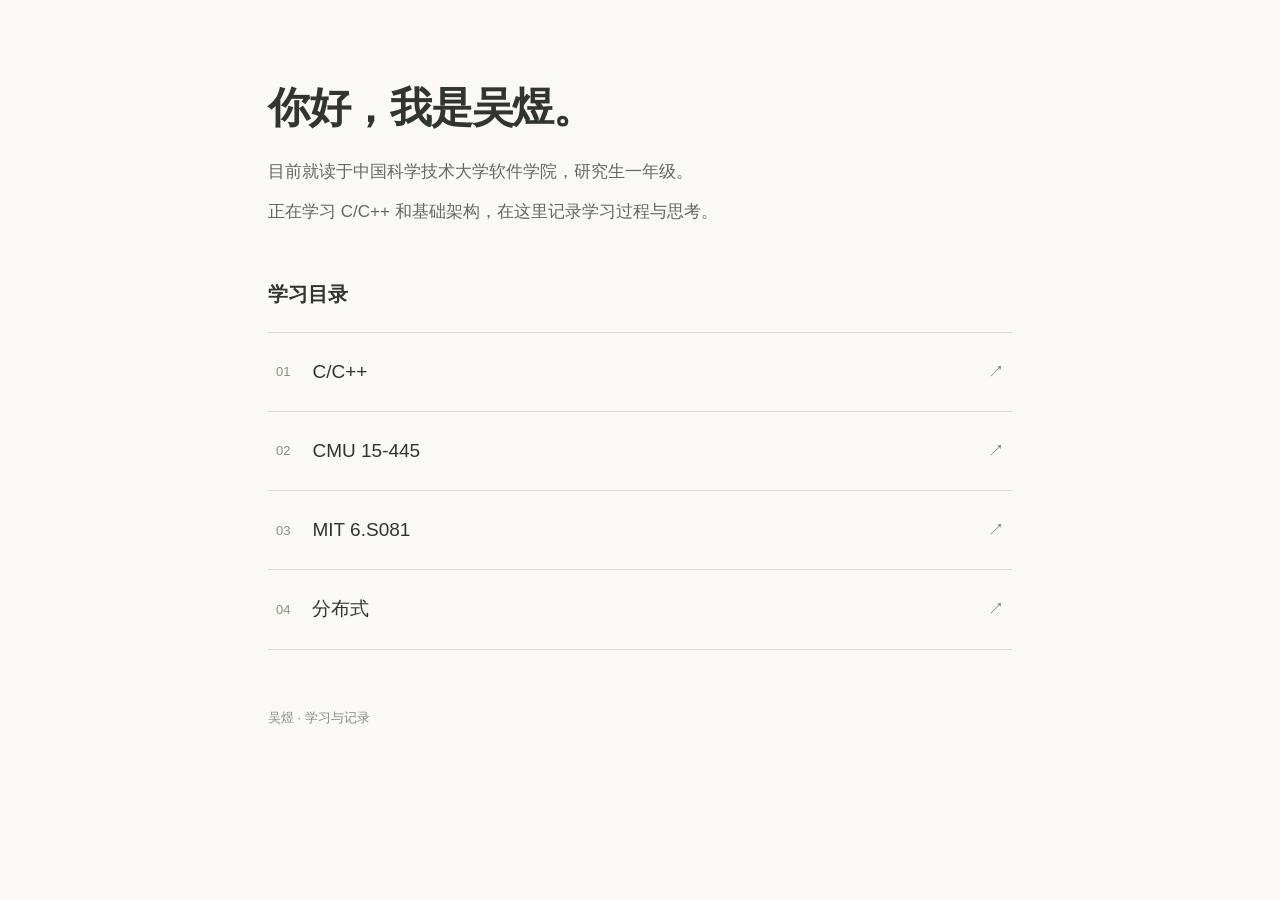
<file: index.html>
<!DOCTYPE html>
<html lang="zh-CN">
<head>
  <meta charset="UTF-8">
  <meta name="viewport" content="width=device-width, initial-scale=1">
  <meta name="description" content="吴煜的个人网站，记录 C/C++、数据库、操作系统与分布式系统的学习。">
  <title>吴煜 · 个人网站</title>
  <link rel="stylesheet" href="style.css">
</head>
<body>
  <header>
    <h1>你好，我是吴煜。</h1>
    <div class="intro">
      <p>目前就读于中国科学技术大学软件学院，研究生一年级。</p>
      <p>正在学习 C/C++ 和基础架构，在这里记录学习过程与思考。</p>
    </div>
  </header>
  <main>
    <nav aria-labelledby="directory-title">
      <h2 id="directory-title">学习目录</h2>
      <ul class="directory">
      <li><a href="cpp/"><span class="number">01</span><span class="name">C/C++</span><span class="arrow" aria-hidden="true">↗</span></a></li>
      <li><a href="cmu15-445/"><span class="number">02</span><span class="name">CMU 15-445</span><span class="arrow" aria-hidden="true">↗</span></a></li>
      <li><a href="mit6-s081/"><span class="number">03</span><span class="name">MIT 6.S081</span><span class="arrow" aria-hidden="true">↗</span></a></li>
      <li><a href="distributed/"><span class="number">04</span><span class="name">分布式</span><span class="arrow" aria-hidden="true">↗</span></a></li>
      </ul>
    </nav>
  </main>
  <footer>吴煜 · 学习与记录</footer>
</body>
</html>
</file>
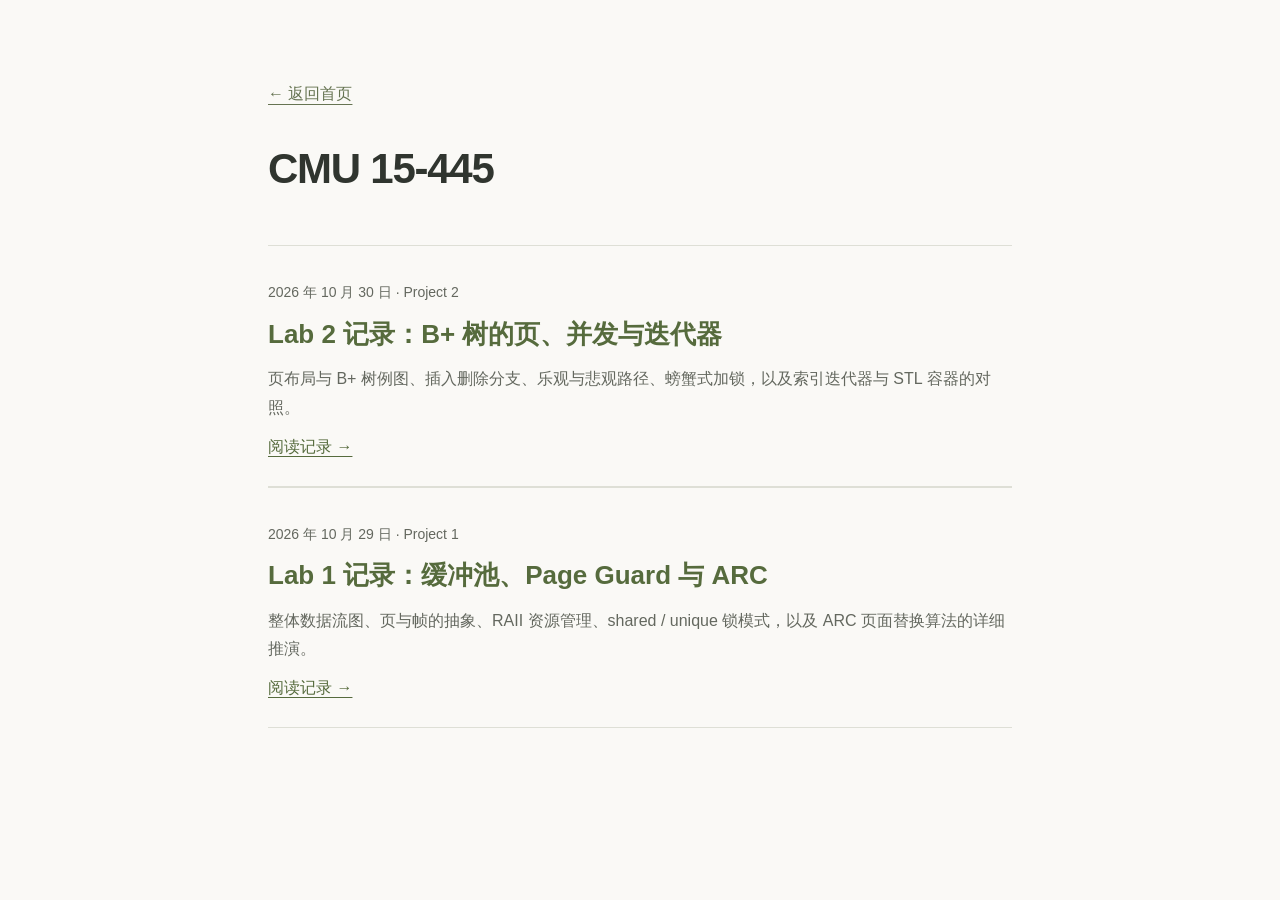
<file: cmu15-445/index.html>
<!DOCTYPE html>
<html lang="zh-CN">
<head>
  <meta charset="UTF-8">
  <meta name="viewport" content="width=device-width, initial-scale=1">
  <meta name="description" content="吴煜的个人网站，记录 C/C++、数据库、操作系统与分布式系统的学习。">
  <title>CMU 15-445 · 吴煜</title>
  <link rel="stylesheet" href="../style.css">
  <link rel="stylesheet" href="article.css">
</head>
<body>
  <header>
    <a class="back" href="../">← 返回首页</a>
    <h1>CMU 15-445</h1>
  </header>
  <main>
    <article class="note-card">
      <p class="meta"><time datetime="2026-10-30">2026 年 10 月 30 日</time> · Project 2</p>
      <h2><a href="lab2.html">Lab 2 记录：B+ 树的页、并发与迭代器</a></h2>
      <p>页布局与 B+ 树例图、插入删除分支、乐观与悲观路径、螃蟹式加锁，以及索引迭代器与 STL 容器的对照。</p>
      <a href="lab2.html">阅读记录 →</a>
    </article>
    <article class="note-card">
      <p class="meta"><time datetime="2026-10-29">2026 年 10 月 29 日</time> · Project 1</p>
      <h2><a href="lab1.html">Lab 1 记录：缓冲池、Page Guard 与 ARC</a></h2>
      <p>整体数据流图、页与帧的抽象、RAII 资源管理、shared / unique 锁模式，以及 ARC 页面替换算法的详细推演。</p>
      <a href="lab1.html">阅读记录 →</a>
    </article>
  </main>
</body>
</html>
</file>
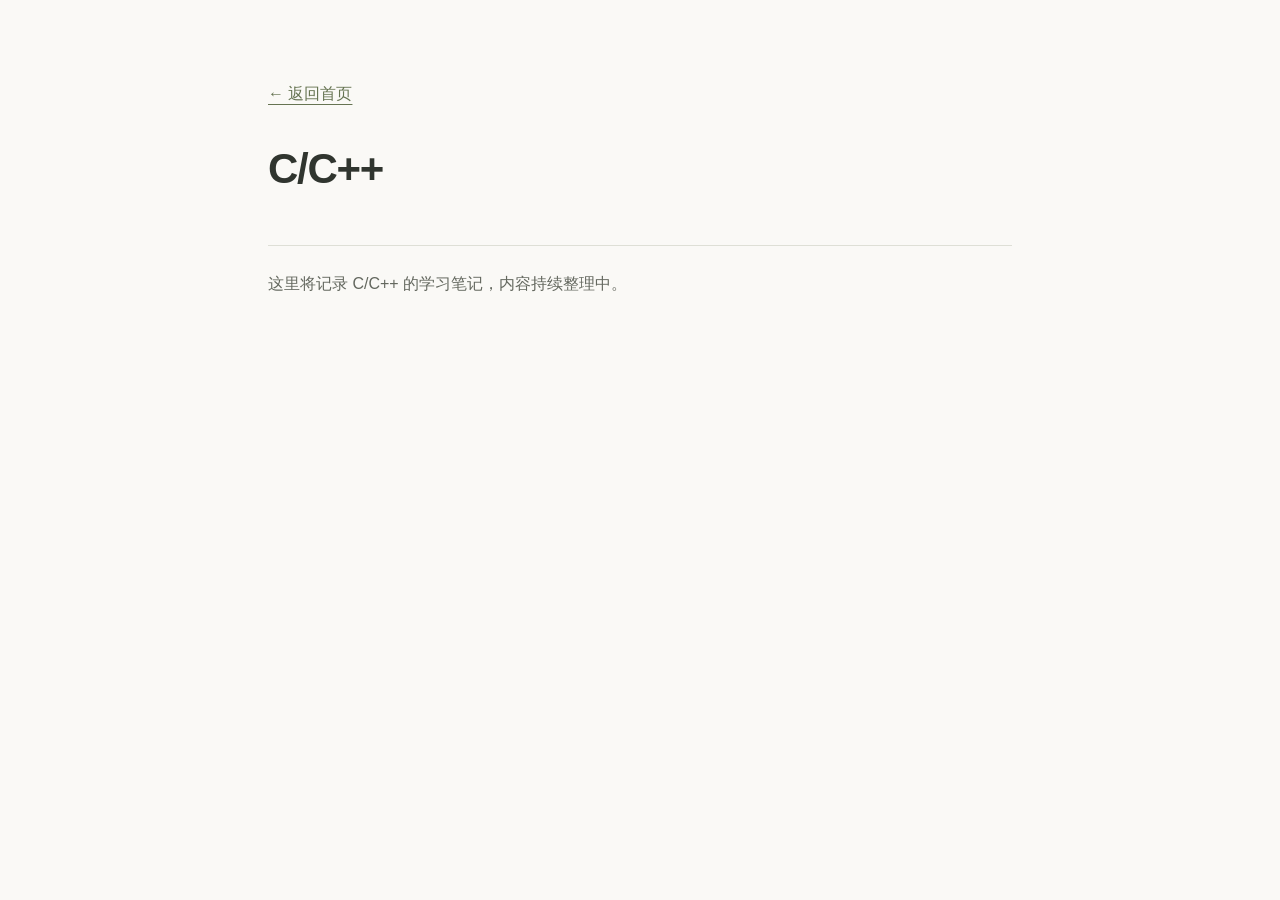
<file: cpp/index.html>
<!DOCTYPE html>
<html lang="zh-CN">
<head>
  <meta charset="UTF-8">
  <meta name="viewport" content="width=device-width, initial-scale=1">
  <meta name="description" content="吴煜的个人网站，记录 C/C++、数据库、操作系统与分布式系统的学习。">
  <title>C/C++ · 吴煜</title>
  <link rel="stylesheet" href="../style.css">
</head>
<body>
  <header>
    <a class="back" href="../">← 返回首页</a>
    <h1>C/C++</h1>
  </header>
  <main>
    <p class="empty">这里将记录 C/C++ 的学习笔记，内容持续整理中。</p>
  </main>
</body>
</html>
</file>
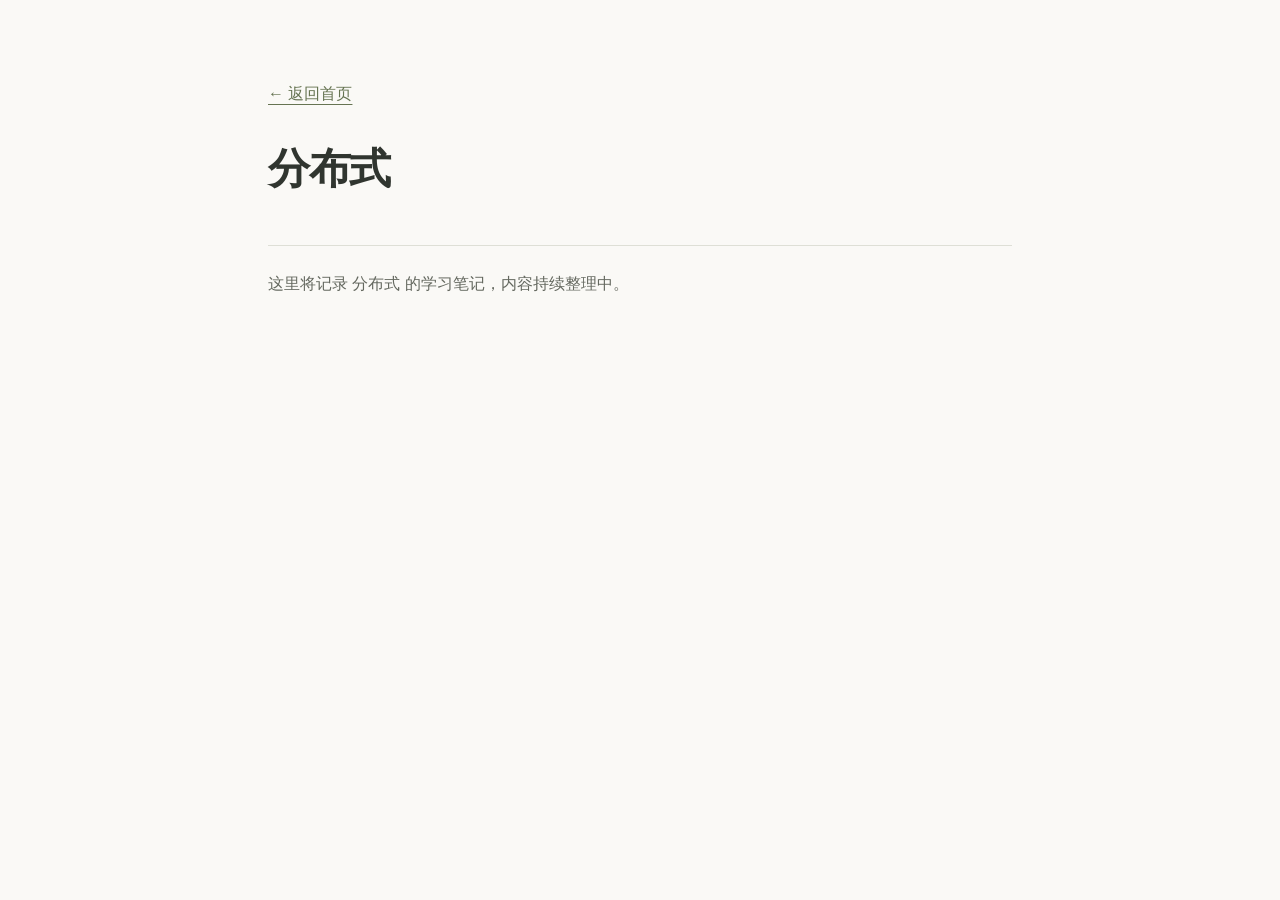
<file: distributed/index.html>
<!DOCTYPE html>
<html lang="zh-CN">
<head>
  <meta charset="UTF-8">
  <meta name="viewport" content="width=device-width, initial-scale=1">
  <meta name="description" content="吴煜的个人网站，记录 C/C++、数据库、操作系统与分布式系统的学习。">
  <title>分布式 · 吴煜</title>
  <link rel="stylesheet" href="../style.css">
</head>
<body>
  <header>
    <a class="back" href="../">← 返回首页</a>
    <h1>分布式</h1>
  </header>
  <main>
    <p class="empty">这里将记录 分布式 的学习笔记，内容持续整理中。</p>
  </main>
</body>
</html>
</file>
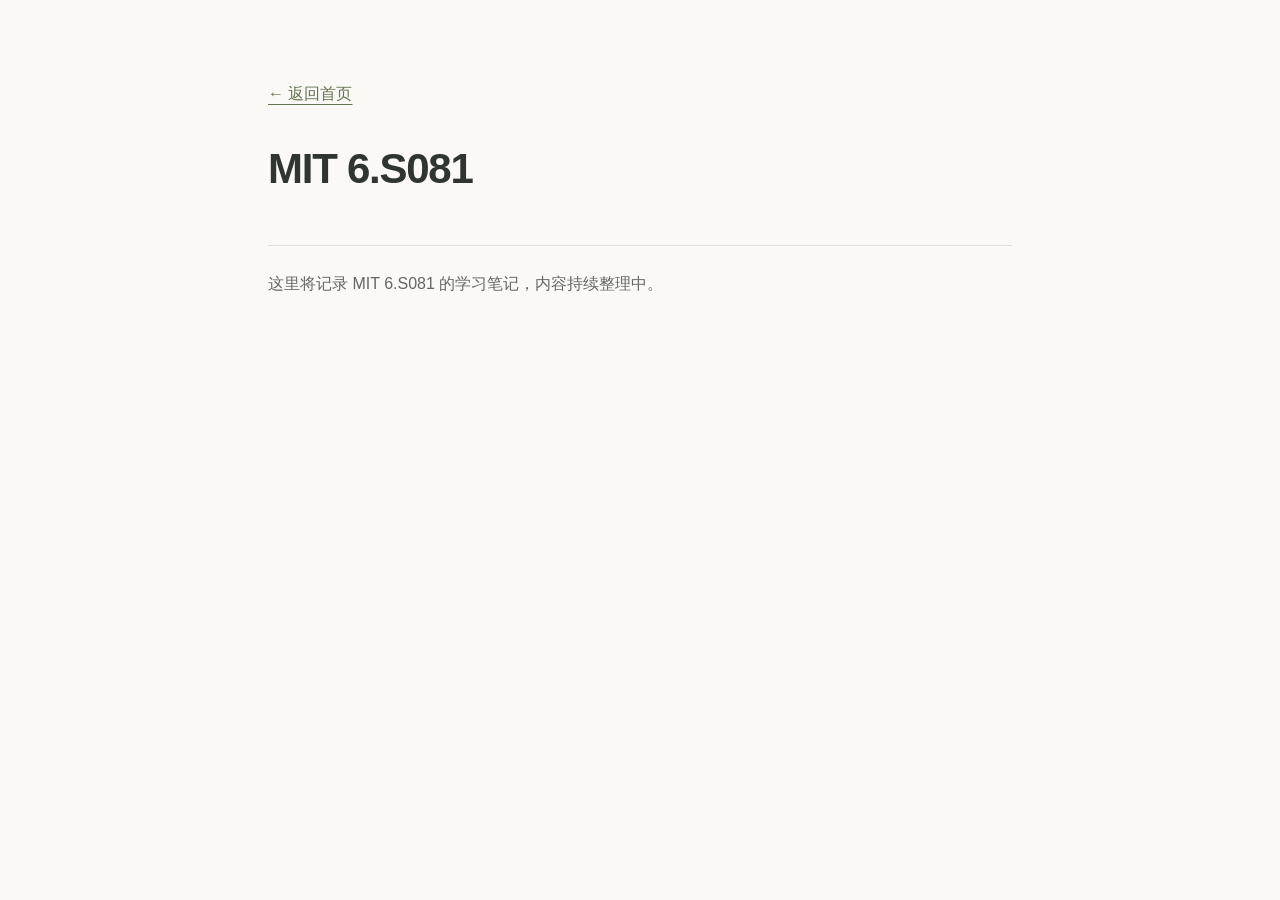
<file: mit6-s081/index.html>
<!DOCTYPE html>
<html lang="zh-CN">
<head>
  <meta charset="UTF-8">
  <meta name="viewport" content="width=device-width, initial-scale=1">
  <meta name="description" content="吴煜的个人网站，记录 C/C++、数据库、操作系统与分布式系统的学习。">
  <title>MIT 6.S081 · 吴煜</title>
  <link rel="stylesheet" href="../style.css">
</head>
<body>
  <header>
    <a class="back" href="../">← 返回首页</a>
    <h1>MIT 6.S081</h1>
  </header>
  <main>
    <p class="empty">这里将记录 MIT 6.S081 的学习笔记，内容持续整理中。</p>
  </main>
</body>
</html>
</file>
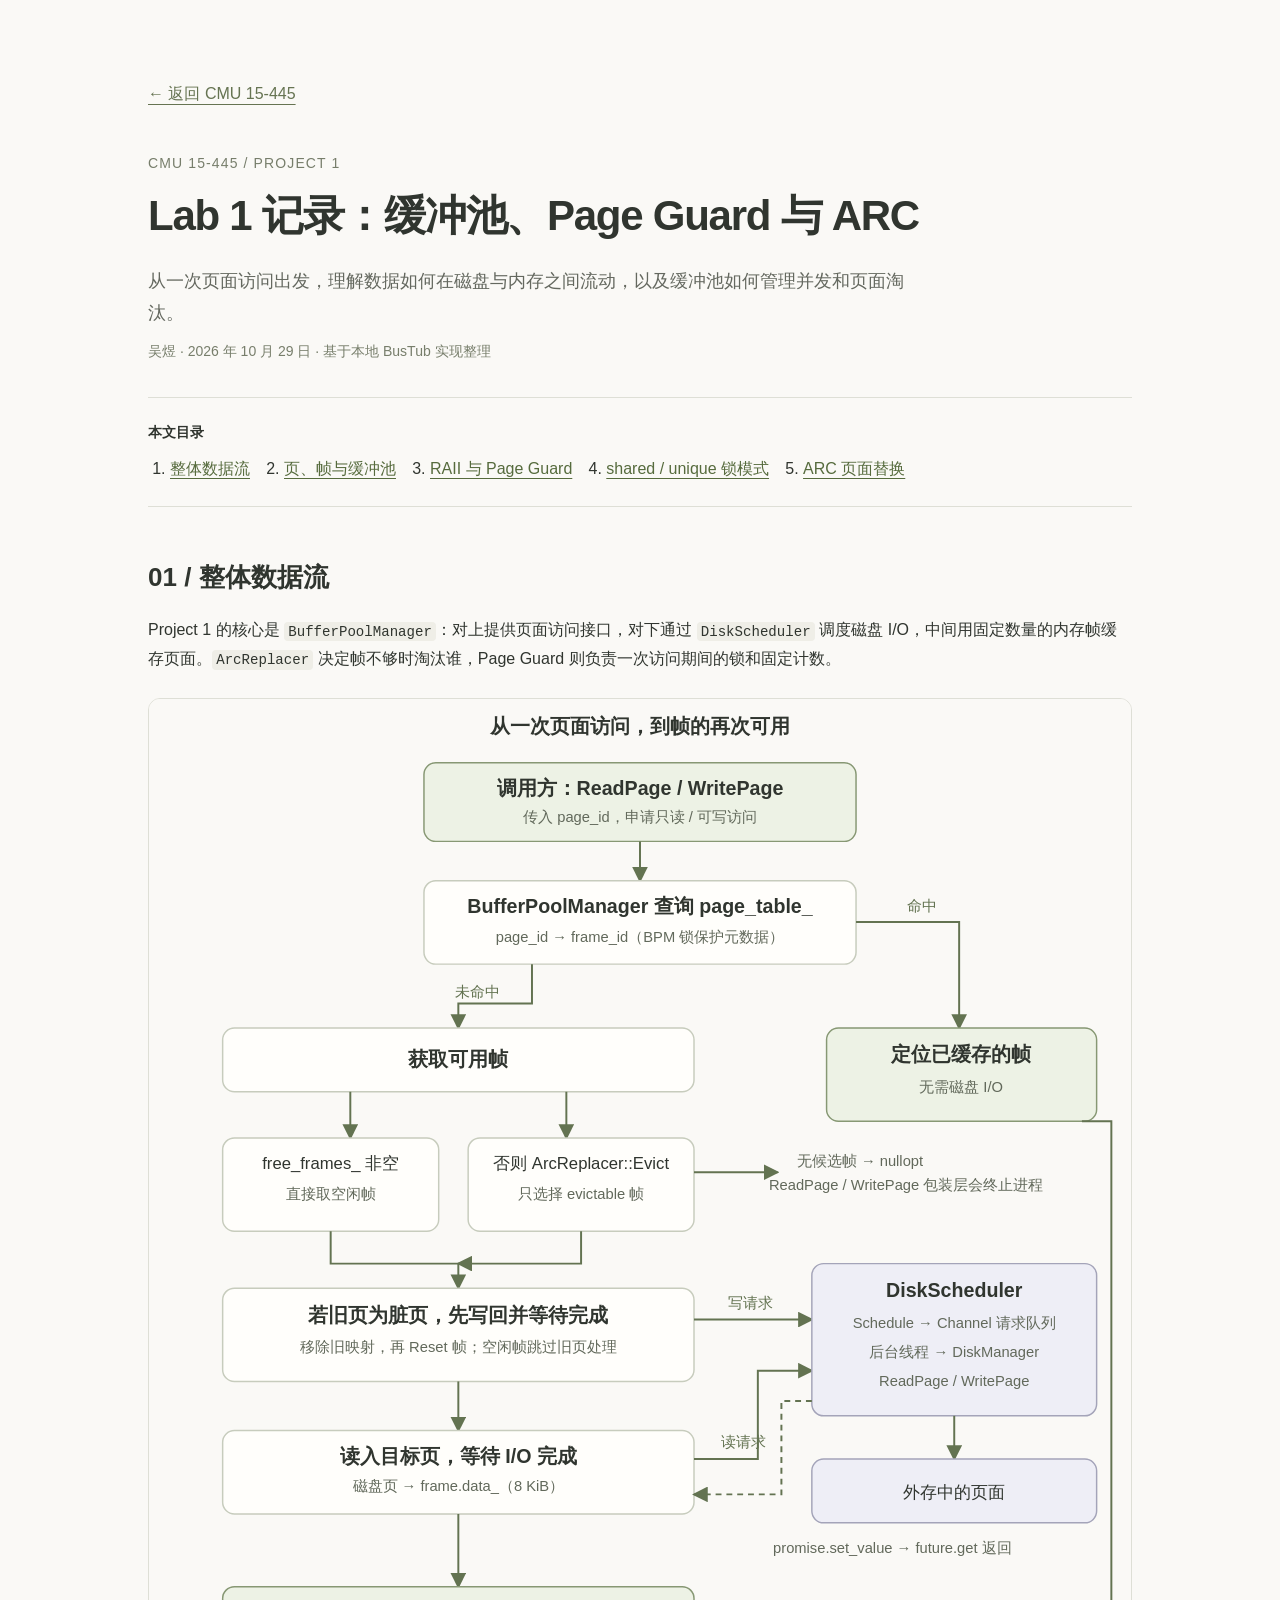
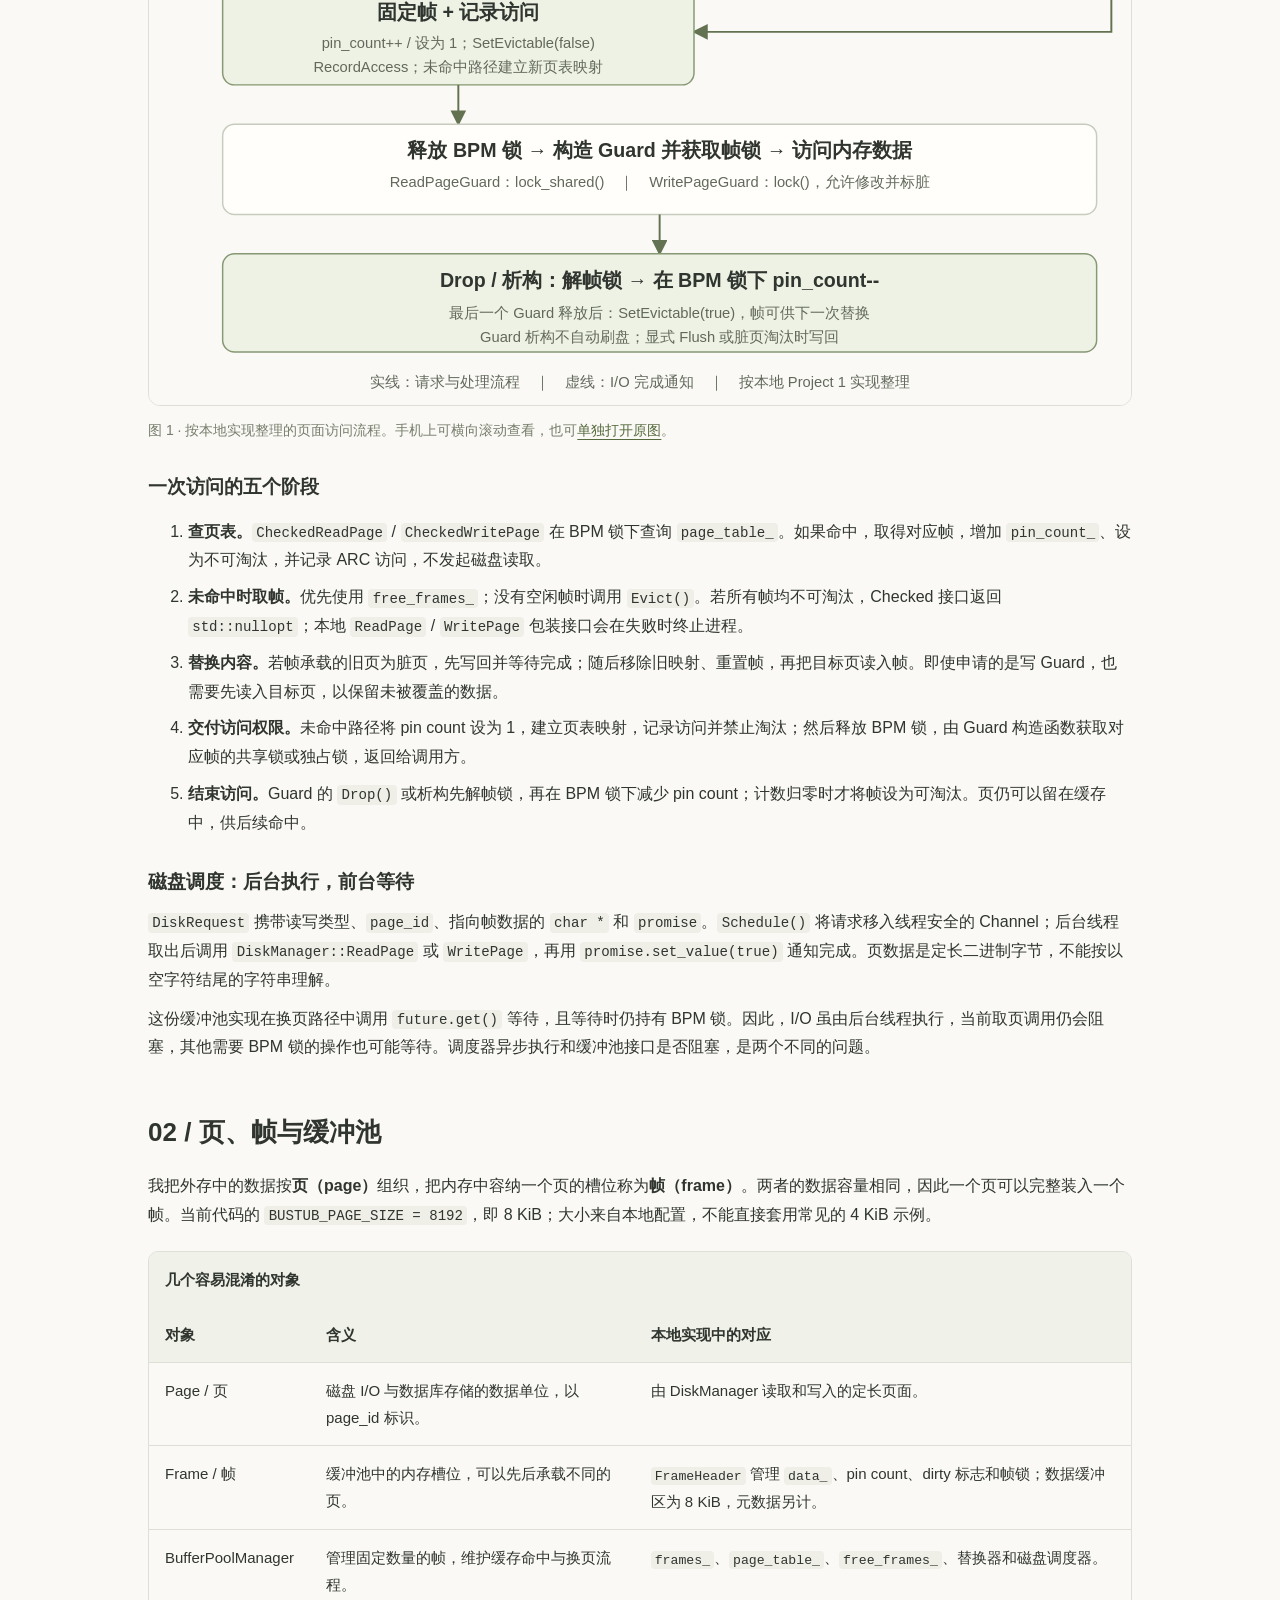
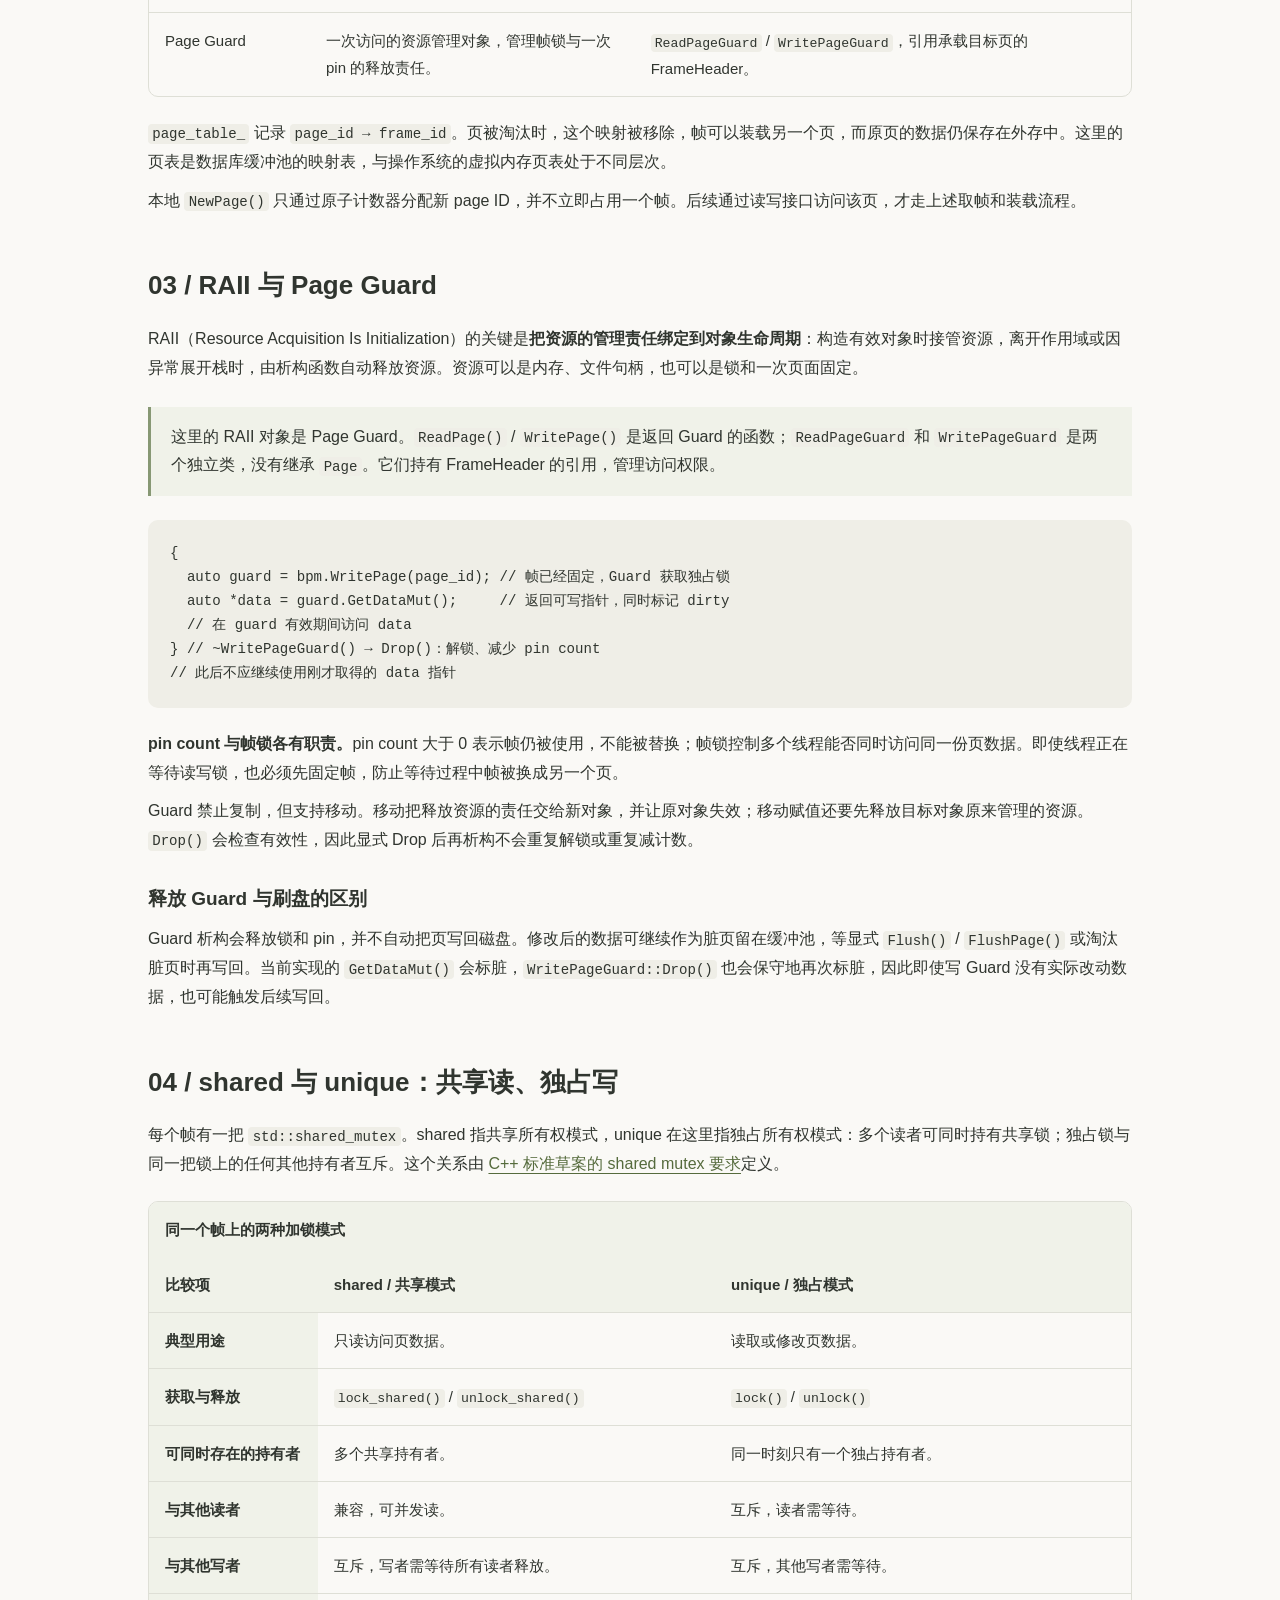
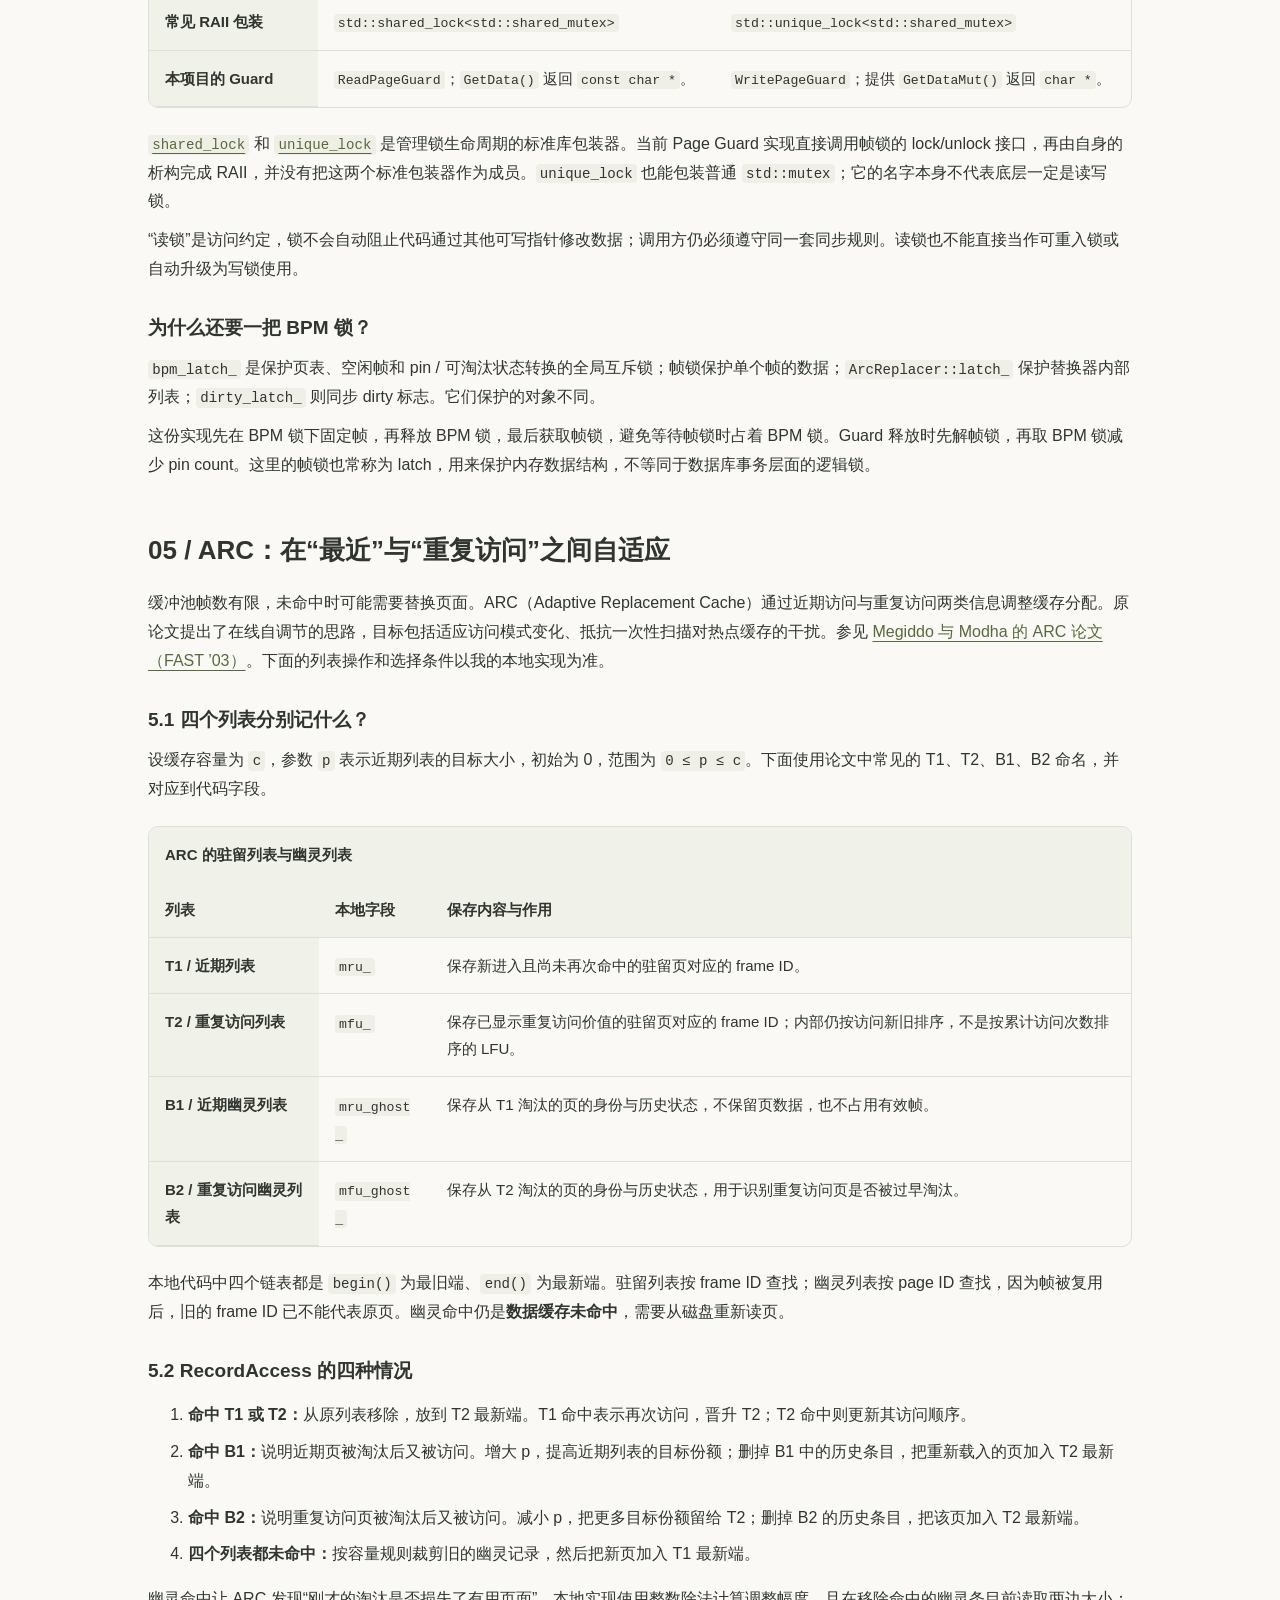
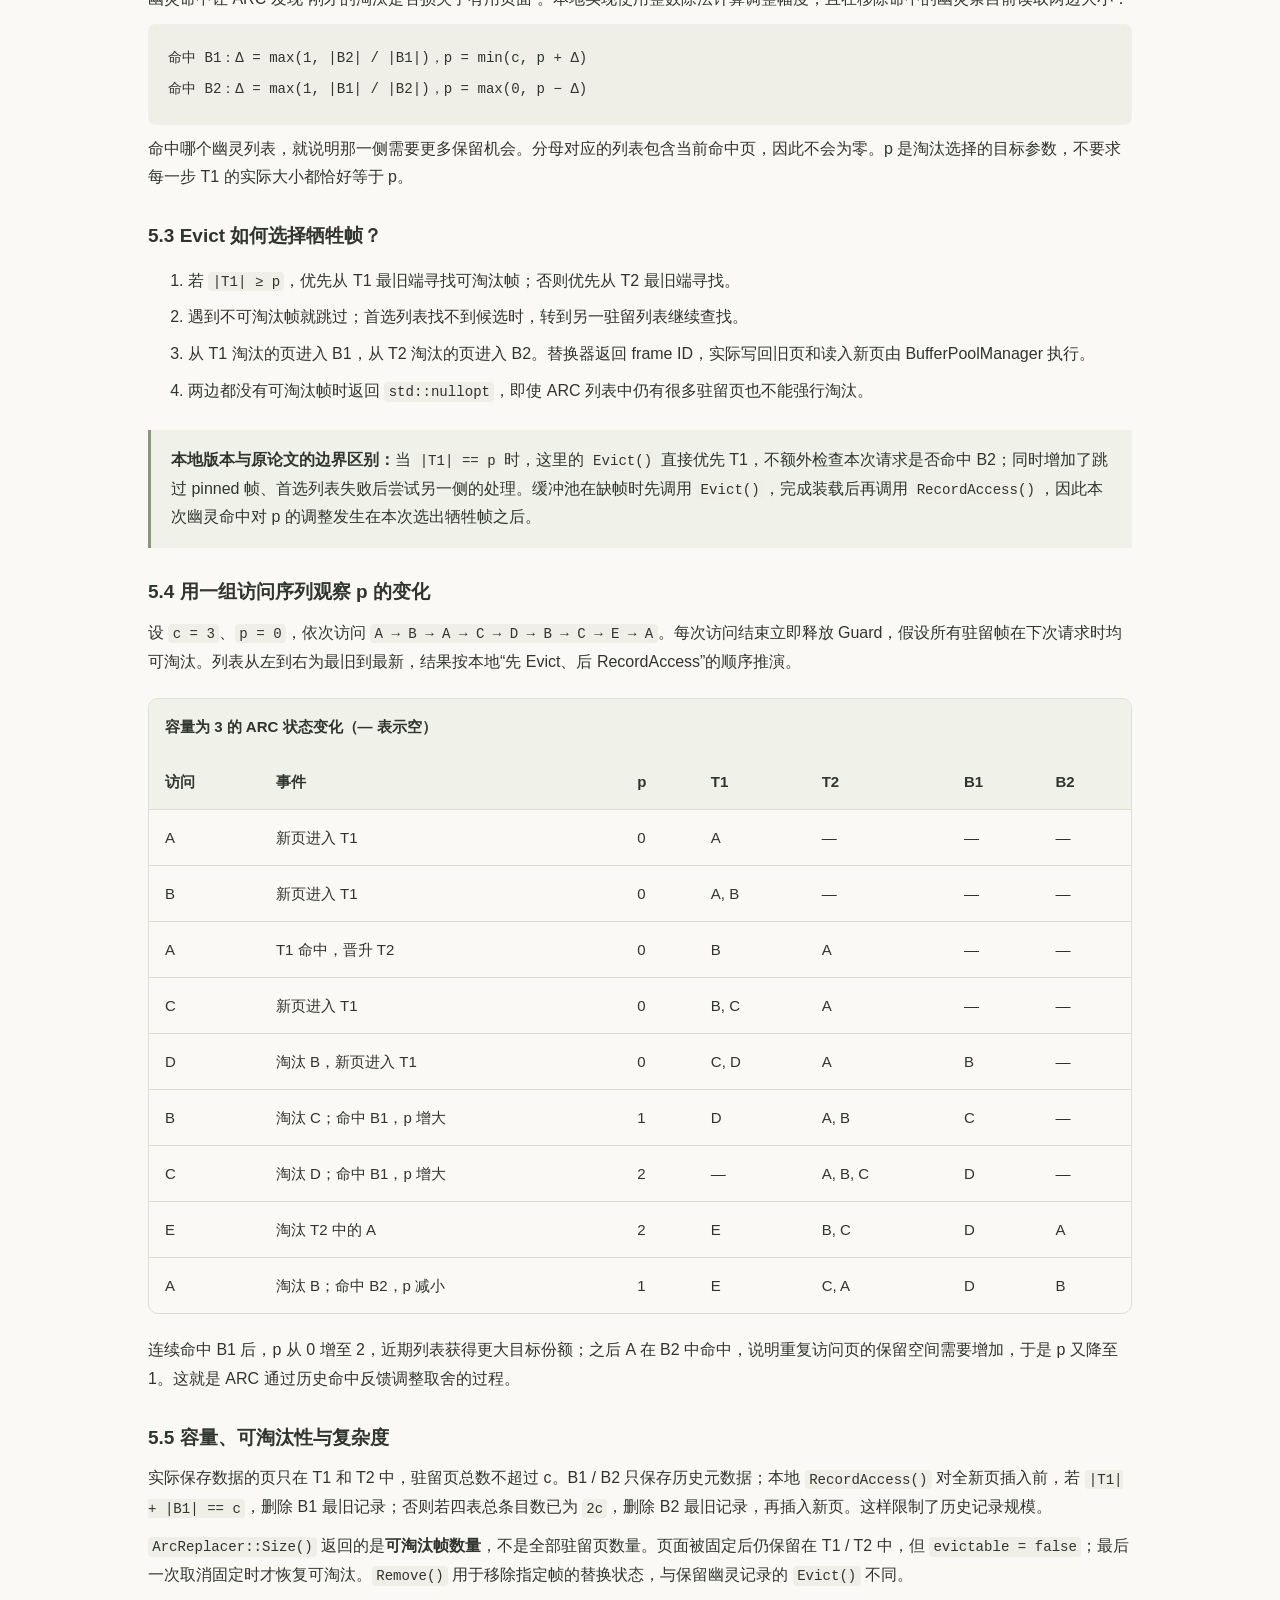
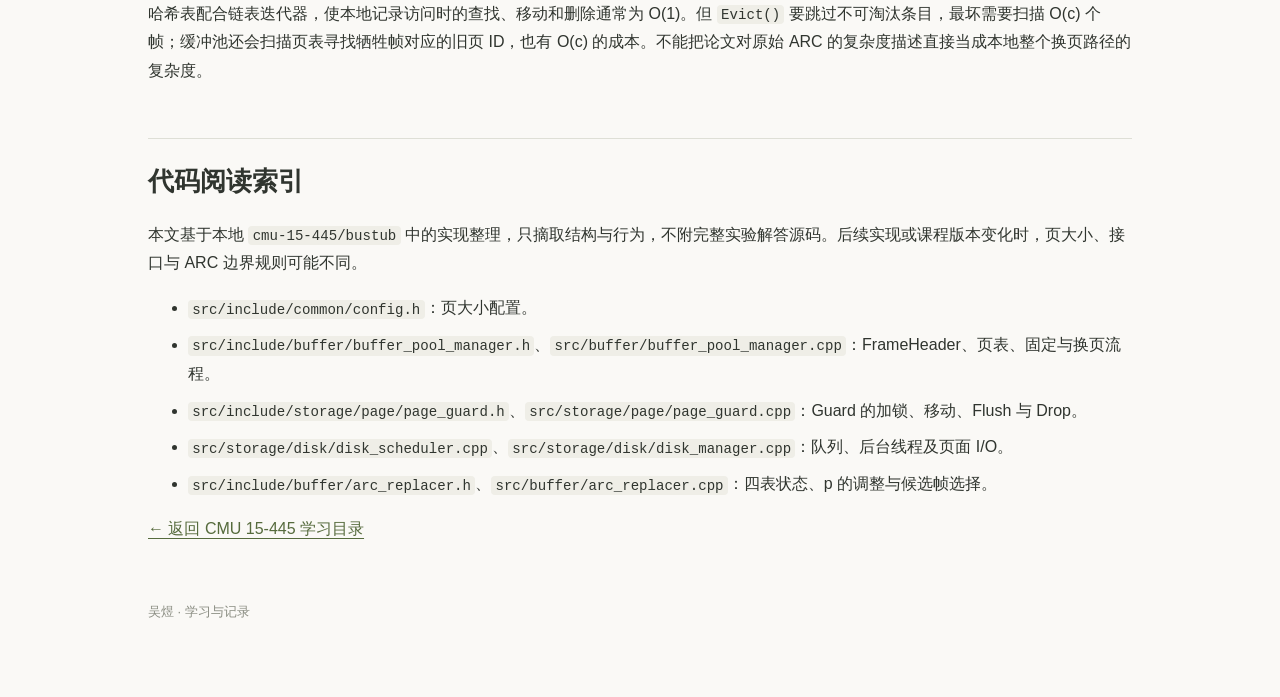
<file: cmu15-445/lab1.html>
<!DOCTYPE html>
<html lang="zh-CN">
<head>
  <meta charset="UTF-8">
  <meta name="viewport" content="width=device-width, initial-scale=1">
  <meta name="description" content="CMU 15-445 Lab 1 学习记录：从 BusTub 本地实现梳理缓冲池数据流、Page Guard 的 RAII、shared/unique 锁模式和 ARC 页面替换算法。">
  <title>Lab 1：缓冲池、Page Guard 与 ARC · 吴煜</title>
  <link rel="stylesheet" href="../style.css">
  <link rel="stylesheet" href="article.css">
</head>
<body class="article-page">
  <header>
    <a class="back" href="./">← 返回 CMU 15-445</a>
    <p class="eyebrow">CMU 15-445 / PROJECT 1</p>
    <h1>Lab 1 记录：缓冲池、Page Guard 与 ARC</h1>
    <p class="lead">从一次页面访问出发，理解数据如何在磁盘与内存之间流动，以及缓冲池如何管理并发和页面淘汰。</p>
    <p class="meta">吴煜 · <time datetime="2026-10-29">2026 年 10 月 29 日</time> · 基于本地 BusTub 实现整理</p>
  </header>
  <main>
    <nav class="toc" aria-label="文章目录">
      <strong>本文目录</strong>
      <ol>
        <li><a href="#dataflow">整体数据流</a></li>
        <li><a href="#page-frame">页、帧与缓冲池</a></li>
        <li><a href="#raii">RAII 与 Page Guard</a></li>
        <li><a href="#locks">shared / unique 锁模式</a></li>
        <li><a href="#arc">ARC 页面替换</a></li>
      </ol>
    </nav>
    <article>
      <section id="dataflow" aria-labelledby="dataflow-title">
        <h2 id="dataflow-title">01 / 整体数据流</h2>
        <p>Project 1 的核心是 <code>BufferPoolManager</code>：对上提供页面访问接口，对下通过 <code>DiskScheduler</code> 调度磁盘 I/O，中间用固定数量的内存帧缓存页面。<code>ArcReplacer</code> 决定帧不够时淘汰谁，Page Guard 则负责一次访问期间的锁和固定计数。</p>
        <figure>
          <div class="diagram"><img src="assets/project1-dataflow.svg" width="1000" height="1330" alt="BusTub Project 1 数据流图：查询页表后分为命中与未命中；未命中通过空闲帧或 ARC 获取帧，写回旧脏页并读入目标页；固定帧后返回读写 Guard，释放时解锁并取消固定。"></div>
          <figcaption>图 1 · 按本地实现整理的页面访问流程。手机上可横向滚动查看，也可<a href="assets/project1-dataflow.svg">单独打开原图</a>。</figcaption>
        </figure>
        <h3>一次访问的五个阶段</h3>
        <ol>
          <li><strong>查页表。</strong><code>CheckedReadPage</code> / <code>CheckedWritePage</code> 在 BPM 锁下查询 <code>page_table_</code>。如果命中，取得对应帧，增加 <code>pin_count_</code>、设为不可淘汰，并记录 ARC 访问，不发起磁盘读取。</li>
          <li><strong>未命中时取帧。</strong>优先使用 <code>free_frames_</code>；没有空闲帧时调用 <code>Evict()</code>。若所有帧均不可淘汰，Checked 接口返回 <code>std::nullopt</code>；本地 <code>ReadPage</code> / <code>WritePage</code> 包装接口会在失败时终止进程。</li>
          <li><strong>替换内容。</strong>若帧承载的旧页为脏页，先写回并等待完成；随后移除旧映射、重置帧，再把目标页读入帧。即使申请的是写 Guard，也需要先读入目标页，以保留未被覆盖的数据。</li>
          <li><strong>交付访问权限。</strong>未命中路径将 pin count 设为 1，建立页表映射，记录访问并禁止淘汰；然后释放 BPM 锁，由 Guard 构造函数获取对应帧的共享锁或独占锁，返回给调用方。</li>
          <li><strong>结束访问。</strong>Guard 的 <code>Drop()</code> 或析构先解帧锁，再在 BPM 锁下减少 pin count；计数归零时才将帧设为可淘汰。页仍可以留在缓存中，供后续命中。</li>
        </ol>
        <h3>磁盘调度：后台执行，前台等待</h3>
        <p><code>DiskRequest</code> 携带读写类型、<code>page_id</code>、指向帧数据的 <code>char *</code> 和 <code>promise</code>。<code>Schedule()</code> 将请求移入线程安全的 Channel；后台线程取出后调用 <code>DiskManager::ReadPage</code> 或 <code>WritePage</code>，再用 <code>promise.set_value(true)</code> 通知完成。页数据是定长二进制字节，不能按以空字符结尾的字符串理解。</p>
        <p>这份缓冲池实现在换页路径中调用 <code>future.get()</code> 等待，且等待时仍持有 BPM 锁。因此，I/O 虽由后台线程执行，当前取页调用仍会阻塞，其他需要 BPM 锁的操作也可能等待。调度器异步执行和缓冲池接口是否阻塞，是两个不同的问题。</p>
      </section>
      <section id="page-frame" aria-labelledby="page-title">
        <h2 id="page-title">02 / 页、帧与缓冲池</h2>
        <p>我把外存中的数据按<strong>页（page）</strong>组织，把内存中容纳一个页的槽位称为<strong>帧（frame）</strong>。两者的数据容量相同，因此一个页可以完整装入一个帧。当前代码的 <code>BUSTUB_PAGE_SIZE = 8192</code>，即 8 KiB；大小来自本地配置，不能直接套用常见的 4 KiB 示例。</p>
        <div class="table-wrap"><table>
          <caption>几个容易混淆的对象</caption>
          <thead><tr><th scope="col">对象</th><th scope="col">含义</th><th scope="col">本地实现中的对应</th></tr></thead>
          <tbody>
            <tr><td>Page / 页</td><td>磁盘 I/O 与数据库存储的数据单位，以 page_id 标识。</td><td>由 DiskManager 读取和写入的定长页面。</td></tr>
            <tr><td>Frame / 帧</td><td>缓冲池中的内存槽位，可以先后承载不同的页。</td><td><code>FrameHeader</code> 管理 <code>data_</code>、pin count、dirty 标志和帧锁；数据缓冲区为 8 KiB，元数据另计。</td></tr>
            <tr><td>BufferPoolManager</td><td>管理固定数量的帧，维护缓存命中与换页流程。</td><td><code>frames_</code>、<code>page_table_</code>、<code>free_frames_</code>、替换器和磁盘调度器。</td></tr>
            <tr><td>Page Guard</td><td>一次访问的资源管理对象，管理帧锁与一次 pin 的释放责任。</td><td><code>ReadPageGuard</code> / <code>WritePageGuard</code>，引用承载目标页的 FrameHeader。</td></tr>
          </tbody>
        </table></div>
        <p><code>page_table_</code> 记录 <code>page_id → frame_id</code>。页被淘汰时，这个映射被移除，帧可以装载另一个页，而原页的数据仍保存在外存中。这里的页表是数据库缓冲池的映射表，与操作系统的虚拟内存页表处于不同层次。</p>
        <p>本地 <code>NewPage()</code> 只通过原子计数器分配新 page ID，并不立即占用一个帧。后续通过读写接口访问该页，才走上述取帧和装载流程。</p>
      </section>
      <section id="raii" aria-labelledby="raii-title">
        <h2 id="raii-title">03 / RAII 与 Page Guard</h2>
        <p>RAII（Resource Acquisition Is Initialization）的关键是<strong>把资源的管理责任绑定到对象生命周期</strong>：构造有效对象时接管资源，离开作用域或因异常展开栈时，由析构函数自动释放资源。资源可以是内存、文件句柄，也可以是锁和一次页面固定。</p>
        <div class="callout"><p>这里的 RAII 对象是 Page Guard。<code>ReadPage()</code> / <code>WritePage()</code> 是返回 Guard 的函数；<code>ReadPageGuard</code> 和 <code>WritePageGuard</code> 是两个独立类，没有继承 <code>Page</code>。它们持有 FrameHeader 的引用，管理访问权限。</p></div>
        <pre><code>{
  auto guard = bpm.WritePage(page_id); // 帧已经固定，Guard 获取独占锁
  auto *data = guard.GetDataMut();     // 返回可写指针，同时标记 dirty
  // 在 guard 有效期间访问 data
} // ~WritePageGuard() → Drop()：解锁、减少 pin count
// 此后不应继续使用刚才取得的 data 指针</code></pre>
        <p><strong>pin count 与帧锁各有职责。</strong>pin count 大于 0 表示帧仍被使用，不能被替换；帧锁控制多个线程能否同时访问同一份页数据。即使线程正在等待读写锁，也必须先固定帧，防止等待过程中帧被换成另一个页。</p>
        <p>Guard 禁止复制，但支持移动。移动把释放资源的责任交给新对象，并让原对象失效；移动赋值还要先释放目标对象原来管理的资源。<code>Drop()</code> 会检查有效性，因此显式 Drop 后再析构不会重复解锁或重复减计数。</p>
        <h3>释放 Guard 与刷盘的区别</h3>
        <p>Guard 析构会释放锁和 pin，并不自动把页写回磁盘。修改后的数据可继续作为脏页留在缓冲池，等显式 <code>Flush()</code> / <code>FlushPage()</code> 或淘汰脏页时再写回。当前实现的 <code>GetDataMut()</code> 会标脏，<code>WritePageGuard::Drop()</code> 也会保守地再次标脏，因此即使写 Guard 没有实际改动数据，也可能触发后续写回。</p>
      </section>
      <section id="locks" aria-labelledby="locks-title">
        <h2 id="locks-title">04 / shared 与 unique：共享读、独占写</h2>
        <p>每个帧有一把 <code>std::shared_mutex</code>。shared 指共享所有权模式，unique 在这里指独占所有权模式：多个读者可同时持有共享锁；独占锁与同一把锁上的任何其他持有者互斥。这个关系由 <a href="https://eel.is/c++draft/thread.sharedmutex.requirements">C++ 标准草案的 shared mutex 要求</a>定义。</p>
        <div class="table-wrap"><table>
          <caption>同一个帧上的两种加锁模式</caption>
          <thead><tr><th scope="col">比较项</th><th scope="col">shared / 共享模式</th><th scope="col">unique / 独占模式</th></tr></thead>
          <tbody>
            <tr><th scope="row">典型用途</th><td>只读访问页数据。</td><td>读取或修改页数据。</td></tr>
            <tr><th scope="row">获取与释放</th><td><code>lock_shared()</code> / <code>unlock_shared()</code></td><td><code>lock()</code> / <code>unlock()</code></td></tr>
            <tr><th scope="row">可同时存在的持有者</th><td>多个共享持有者。</td><td>同一时刻只有一个独占持有者。</td></tr>
            <tr><th scope="row">与其他读者</th><td>兼容，可并发读。</td><td>互斥，读者需等待。</td></tr>
            <tr><th scope="row">与其他写者</th><td>互斥，写者需等待所有读者释放。</td><td>互斥，其他写者需等待。</td></tr>
            <tr><th scope="row">常见 RAII 包装</th><td><code>std::shared_lock&lt;std::shared_mutex&gt;</code></td><td><code>std::unique_lock&lt;std::shared_mutex&gt;</code></td></tr>
            <tr><th scope="row">本项目的 Guard</th><td><code>ReadPageGuard</code>；<code>GetData()</code> 返回 <code>const char *</code>。</td><td><code>WritePageGuard</code>；提供 <code>GetDataMut()</code> 返回 <code>char *</code>。</td></tr>
          </tbody>
        </table></div>
        <p><a href="https://eel.is/c++draft/thread.lock.shared"><code>shared_lock</code></a> 和 <a href="https://eel.is/c++draft/thread.lock.unique"><code>unique_lock</code></a> 是管理锁生命周期的标准库包装器。当前 Page Guard 实现直接调用帧锁的 lock/unlock 接口，再由自身的析构完成 RAII，并没有把这两个标准包装器作为成员。<code>unique_lock</code> 也能包装普通 <code>std::mutex</code>；它的名字本身不代表底层一定是读写锁。</p>
        <p>“读锁”是访问约定，锁不会自动阻止代码通过其他可写指针修改数据；调用方仍必须遵守同一套同步规则。读锁也不能直接当作可重入锁或自动升级为写锁使用。</p>
        <h3>为什么还要一把 BPM 锁？</h3>
        <p><code>bpm_latch_</code> 是保护页表、空闲帧和 pin / 可淘汰状态转换的全局互斥锁；帧锁保护单个帧的数据；<code>ArcReplacer::latch_</code> 保护替换器内部列表；<code>dirty_latch_</code> 则同步 dirty 标志。它们保护的对象不同。</p>
        <p>这份实现先在 BPM 锁下固定帧，再释放 BPM 锁，最后获取帧锁，避免等待帧锁时占着 BPM 锁。Guard 释放时先解帧锁，再取 BPM 锁减少 pin count。这里的帧锁也常称为 latch，用来保护内存数据结构，不等同于数据库事务层面的逻辑锁。</p>
      </section>
      <section id="arc" aria-labelledby="arc-title">
        <h2 id="arc-title">05 / ARC：在“最近”与“重复访问”之间自适应</h2>
        <p>缓冲池帧数有限，未命中时可能需要替换页面。ARC（Adaptive Replacement Cache）通过近期访问与重复访问两类信息调整缓存分配。原论文提出了在线自调节的思路，目标包括适应访问模式变化、抵抗一次性扫描对热点缓存的干扰。参见 <a href="https://www.usenix.org/conference/fast-03/presentation/arc-self-tuning-low-overhead-replacement-cache">Megiddo 与 Modha 的 ARC 论文（FAST ’03）</a>。下面的列表操作和选择条件以我的本地实现为准。</p>
        <h3>5.1 四个列表分别记什么？</h3>
        <p>设缓存容量为 <code>c</code>，参数 <code>p</code> 表示近期列表的目标大小，初始为 0，范围为 <code>0 ≤ p ≤ c</code>。下面使用论文中常见的 T1、T2、B1、B2 命名，并对应到代码字段。</p>
        <div class="table-wrap"><table>
          <caption>ARC 的驻留列表与幽灵列表</caption>
          <thead><tr><th scope="col">列表</th><th scope="col">本地字段</th><th scope="col">保存内容与作用</th></tr></thead>
          <tbody>
            <tr><th scope="row">T1 / 近期列表</th><td><code>mru_</code></td><td>保存新进入且尚未再次命中的驻留页对应的 frame ID。</td></tr>
            <tr><th scope="row">T2 / 重复访问列表</th><td><code>mfu_</code></td><td>保存已显示重复访问价值的驻留页对应的 frame ID；内部仍按访问新旧排序，不是按累计访问次数排序的 LFU。</td></tr>
            <tr><th scope="row">B1 / 近期幽灵列表</th><td><code>mru_ghost_</code></td><td>保存从 T1 淘汰的页的身份与历史状态，不保留页数据，也不占用有效帧。</td></tr>
            <tr><th scope="row">B2 / 重复访问幽灵列表</th><td><code>mfu_ghost_</code></td><td>保存从 T2 淘汰的页的身份与历史状态，用于识别重复访问页是否被过早淘汰。</td></tr>
          </tbody>
        </table></div>
        <p>本地代码中四个链表都是 <code>begin()</code> 为最旧端、<code>end()</code> 为最新端。驻留列表按 frame ID 查找；幽灵列表按 page ID 查找，因为帧被复用后，旧的 frame ID 已不能代表原页。幽灵命中仍是<strong>数据缓存未命中</strong>，需要从磁盘重新读页。</p>
        <h3>5.2 RecordAccess 的四种情况</h3>
        <ol>
          <li><strong>命中 T1 或 T2：</strong>从原列表移除，放到 T2 最新端。T1 命中表示再次访问，晋升 T2；T2 命中则更新其访问顺序。</li>
          <li><strong>命中 B1：</strong>说明近期页被淘汰后又被访问。增大 p，提高近期列表的目标份额；删掉 B1 中的历史条目，把重新载入的页加入 T2 最新端。</li>
          <li><strong>命中 B2：</strong>说明重复访问页被淘汰后又被访问。减小 p，把更多目标份额留给 T2；删掉 B2 的历史条目，把该页加入 T2 最新端。</li>
          <li><strong>四个列表都未命中：</strong>按容量规则裁剪旧的幽灵记录，然后把新页加入 T1 最新端。</li>
        </ol>
        <p>幽灵命中让 ARC 发现“刚才的淘汰是否损失了有用页面”。本地实现使用整数除法计算调整幅度，且在移除命中的幽灵条目前读取两边大小：</p>
        <div class="formula">
          <code>命中 B1：Δ = max(1, |B2| / |B1|)，p = min(c, p + Δ)</code>
          <code>命中 B2：Δ = max(1, |B1| / |B2|)，p = max(0, p − Δ)</code>
        </div>
        <p>命中哪个幽灵列表，就说明那一侧需要更多保留机会。分母对应的列表包含当前命中页，因此不会为零。p 是淘汰选择的目标参数，不要求每一步 T1 的实际大小都恰好等于 p。</p>
        <h3>5.3 Evict 如何选择牺牲帧？</h3>
        <ol>
          <li>若 <code>|T1| ≥ p</code>，优先从 T1 最旧端寻找可淘汰帧；否则优先从 T2 最旧端寻找。</li>
          <li>遇到不可淘汰帧就跳过；首选列表找不到候选时，转到另一驻留列表继续查找。</li>
          <li>从 T1 淘汰的页进入 B1，从 T2 淘汰的页进入 B2。替换器返回 frame ID，实际写回旧页和读入新页由 BufferPoolManager 执行。</li>
          <li>两边都没有可淘汰帧时返回 <code>std::nullopt</code>，即使 ARC 列表中仍有很多驻留页也不能强行淘汰。</li>
        </ol>
        <div class="callout"><p><strong>本地版本与原论文的边界区别：</strong>当 <code>|T1| == p</code> 时，这里的 <code>Evict()</code> 直接优先 T1，不额外检查本次请求是否命中 B2；同时增加了跳过 pinned 帧、首选列表失败后尝试另一侧的处理。缓冲池在缺帧时先调用 <code>Evict()</code>，完成装载后再调用 <code>RecordAccess()</code>，因此本次幽灵命中对 p 的调整发生在本次选出牺牲帧之后。</p></div>
        <h3>5.4 用一组访问序列观察 p 的变化</h3>
        <p>设 <code>c = 3</code>、<code>p = 0</code>，依次访问 <code>A → B → A → C → D → B → C → E → A</code>。每次访问结束立即释放 Guard，假设所有驻留帧在下次请求时均可淘汰。列表从左到右为最旧到最新，结果按本地“先 Evict、后 RecordAccess”的顺序推演。</p>
        <div class="table-wrap"><table>
          <caption>容量为 3 的 ARC 状态变化（— 表示空）</caption>
          <thead><tr><th scope="col">访问</th><th scope="col">事件</th><th scope="col">p</th><th scope="col">T1</th><th scope="col">T2</th><th scope="col">B1</th><th scope="col">B2</th></tr></thead>
          <tbody>
            <tr><td>A</td><td>新页进入 T1</td><td>0</td><td>A</td><td>—</td><td>—</td><td>—</td></tr>
            <tr><td>B</td><td>新页进入 T1</td><td>0</td><td>A, B</td><td>—</td><td>—</td><td>—</td></tr>
            <tr><td>A</td><td>T1 命中，晋升 T2</td><td>0</td><td>B</td><td>A</td><td>—</td><td>—</td></tr>
            <tr><td>C</td><td>新页进入 T1</td><td>0</td><td>B, C</td><td>A</td><td>—</td><td>—</td></tr>
            <tr><td>D</td><td>淘汰 B，新页进入 T1</td><td>0</td><td>C, D</td><td>A</td><td>B</td><td>—</td></tr>
            <tr><td>B</td><td>淘汰 C；命中 B1，p 增大</td><td>1</td><td>D</td><td>A, B</td><td>C</td><td>—</td></tr>
            <tr><td>C</td><td>淘汰 D；命中 B1，p 增大</td><td>2</td><td>—</td><td>A, B, C</td><td>D</td><td>—</td></tr>
            <tr><td>E</td><td>淘汰 T2 中的 A</td><td>2</td><td>E</td><td>B, C</td><td>D</td><td>A</td></tr>
            <tr><td>A</td><td>淘汰 B；命中 B2，p 减小</td><td>1</td><td>E</td><td>C, A</td><td>D</td><td>B</td></tr>
          </tbody>
        </table></div>
        <p>连续命中 B1 后，p 从 0 增至 2，近期列表获得更大目标份额；之后 A 在 B2 中命中，说明重复访问页的保留空间需要增加，于是 p 又降至 1。这就是 ARC 通过历史命中反馈调整取舍的过程。</p>
        <h3>5.5 容量、可淘汰性与复杂度</h3>
        <p>实际保存数据的页只在 T1 和 T2 中，驻留页总数不超过 c。B1 / B2 只保存历史元数据；本地 <code>RecordAccess()</code> 对全新页插入前，若 <code>|T1| + |B1| == c</code>，删除 B1 最旧记录；否则若四表总条目数已为 <code>2c</code>，删除 B2 最旧记录，再插入新页。这样限制了历史记录规模。</p>
        <p><code>ArcReplacer::Size()</code> 返回的是<strong>可淘汰帧数量</strong>，不是全部驻留页数量。页面被固定后仍保留在 T1 / T2 中，但 <code>evictable = false</code>；最后一次取消固定时才恢复可淘汰。<code>Remove()</code> 用于移除指定帧的替换状态，与保留幽灵记录的 <code>Evict()</code> 不同。</p>
        <p>哈希表配合链表迭代器，使本地记录访问时的查找、移动和删除通常为 O(1)。但 <code>Evict()</code> 要跳过不可淘汰条目，最坏需要扫描 O(c) 个帧；缓冲池还会扫描页表寻找牺牲帧对应的旧页 ID，也有 O(c) 的成本。不能把论文对原始 ARC 的复杂度描述直接当成本地整个换页路径的复杂度。</p>
      </section>
      <section class="article-end" aria-labelledby="source-title">
        <h2 id="source-title">代码阅读索引</h2>
        <p>本文基于本地 <code>cmu-15-445/bustub</code> 中的实现整理，只摘取结构与行为，不附完整实验解答源码。后续实现或课程版本变化时，页大小、接口与 ARC 边界规则可能不同。</p>
        <ul>
          <li><code>src/include/common/config.h</code>：页大小配置。</li>
          <li><code>src/include/buffer/buffer_pool_manager.h</code>、<code>src/buffer/buffer_pool_manager.cpp</code>：FrameHeader、页表、固定与换页流程。</li>
          <li><code>src/include/storage/page/page_guard.h</code>、<code>src/storage/page/page_guard.cpp</code>：Guard 的加锁、移动、Flush 与 Drop。</li>
          <li><code>src/storage/disk/disk_scheduler.cpp</code>、<code>src/storage/disk/disk_manager.cpp</code>：队列、后台线程及页面 I/O。</li>
          <li><code>src/include/buffer/arc_replacer.h</code>、<code>src/buffer/arc_replacer.cpp</code>：四表状态、p 的调整与候选帧选择。</li>
        </ul>
        <p><a href="./">← 返回 CMU 15-445 学习目录</a></p>
      </section>
    </article>
  </main>
  <footer>吴煜 · 学习与记录</footer>
</body>
</html>
</file>
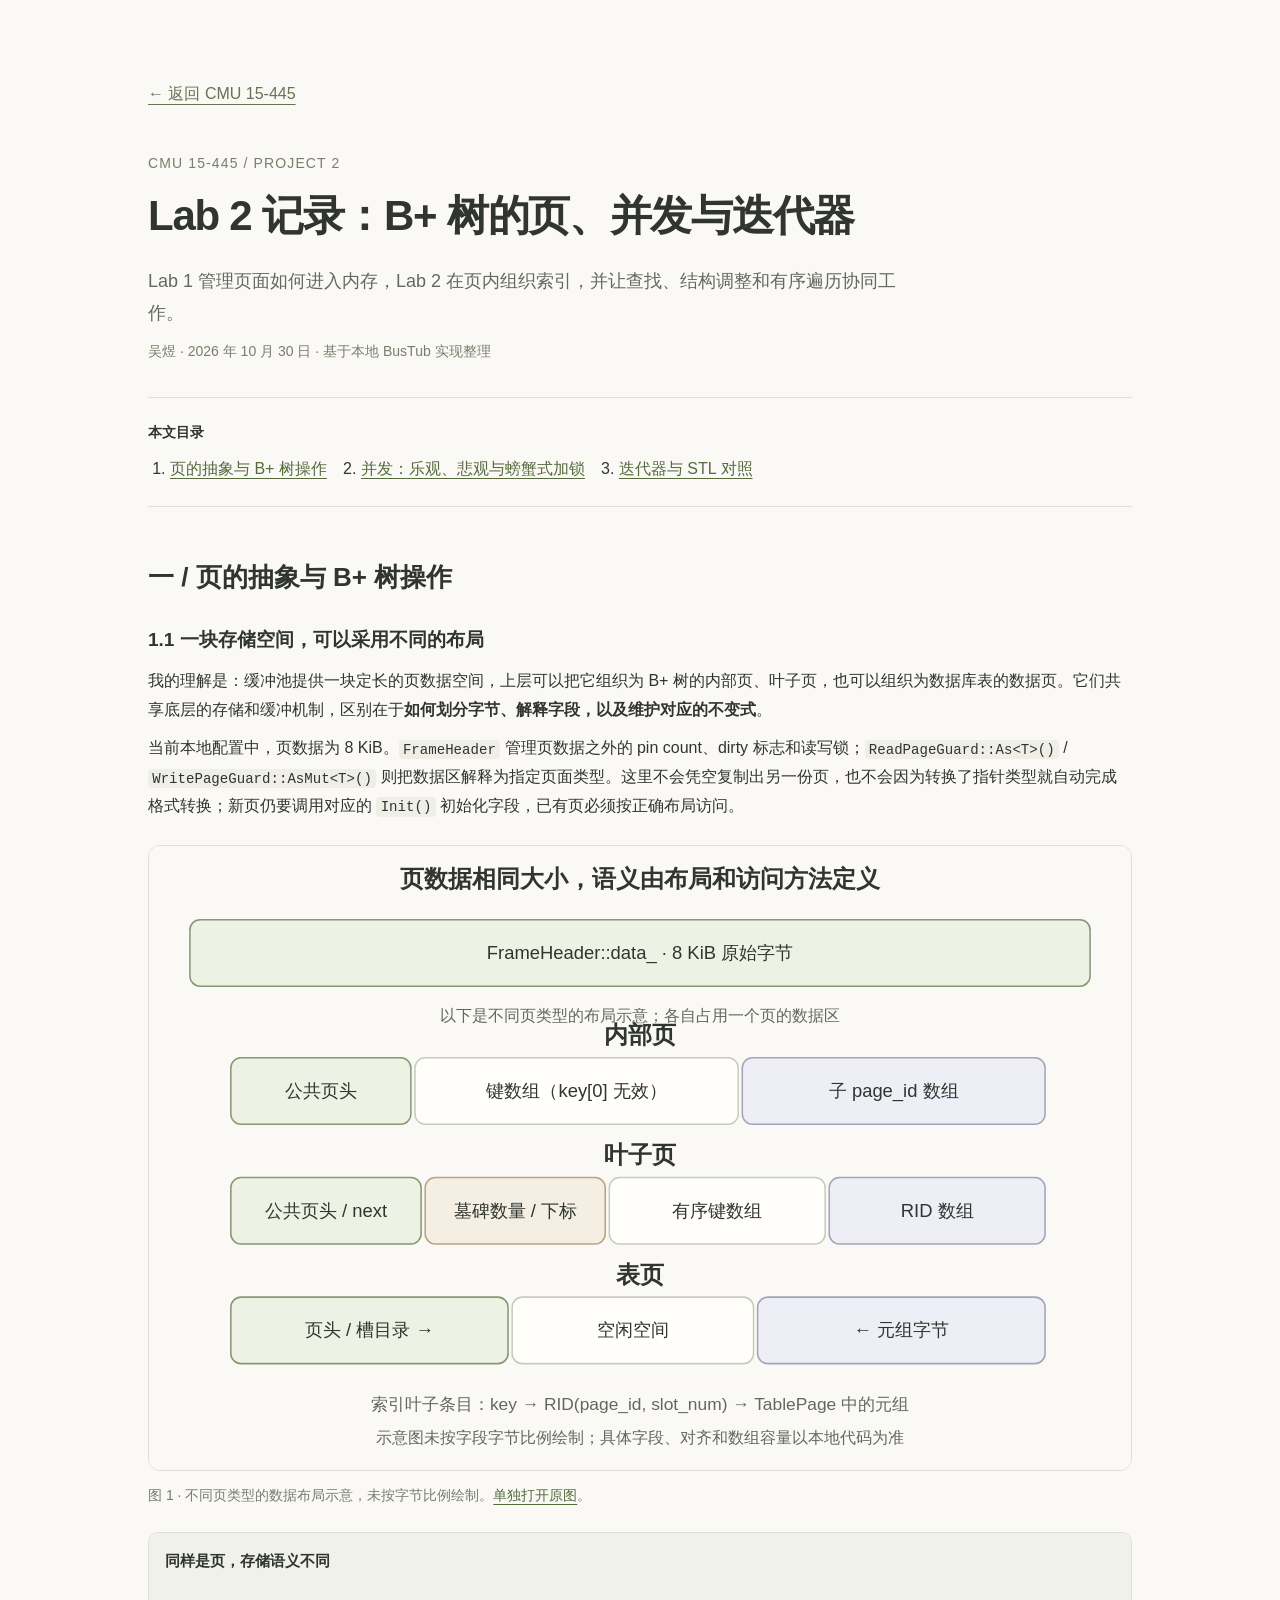
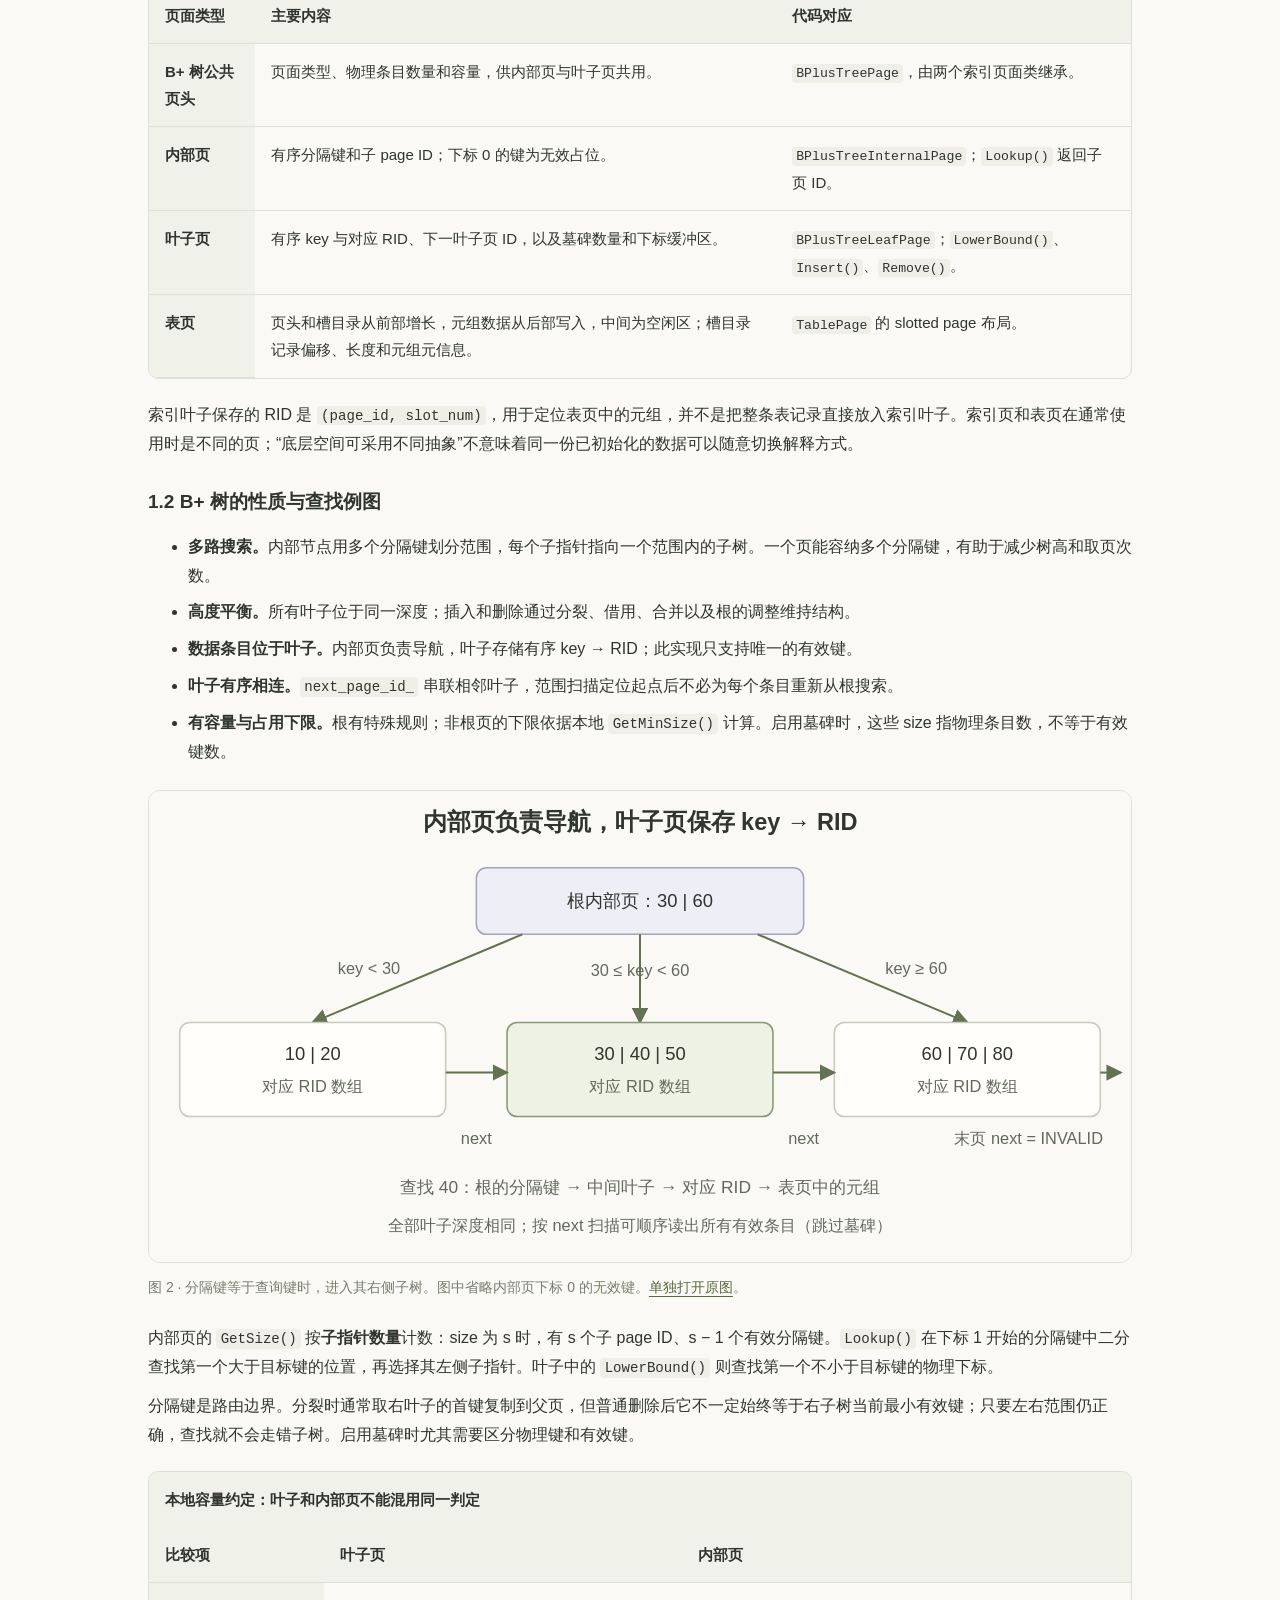
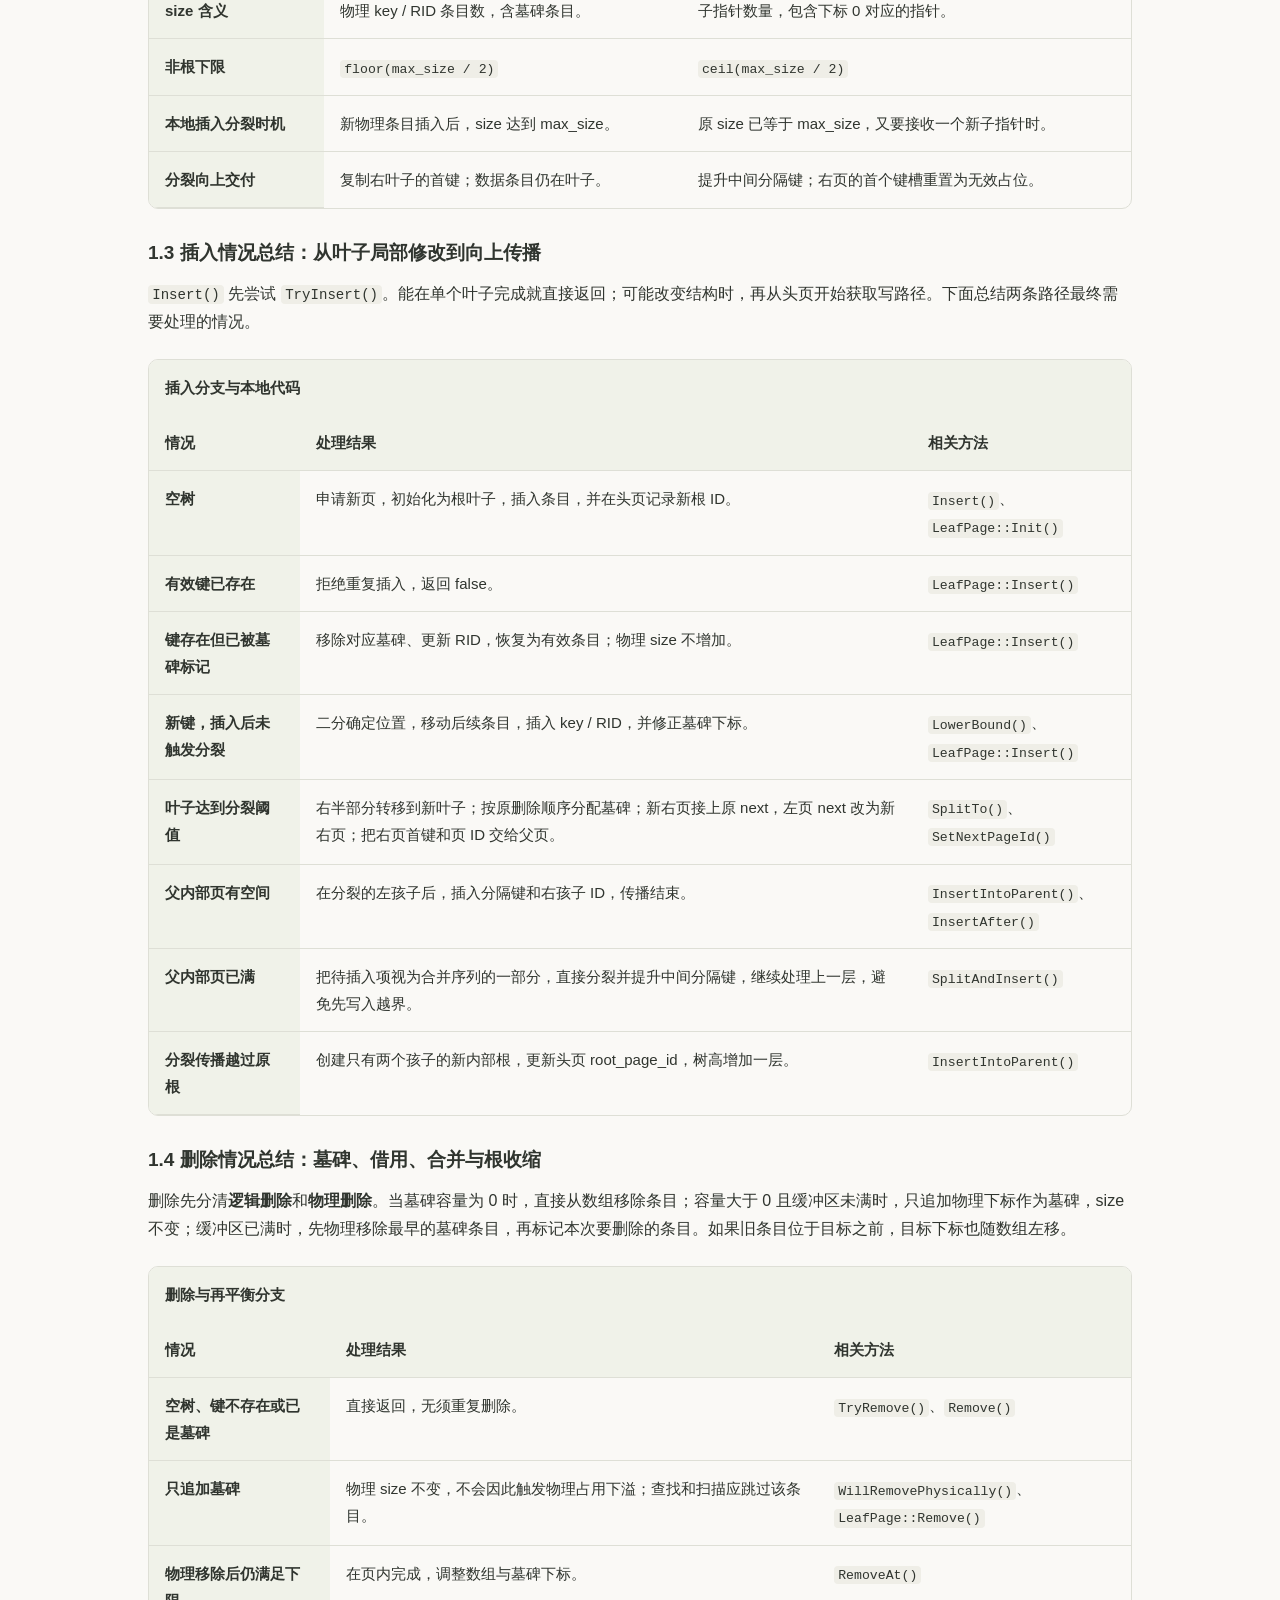
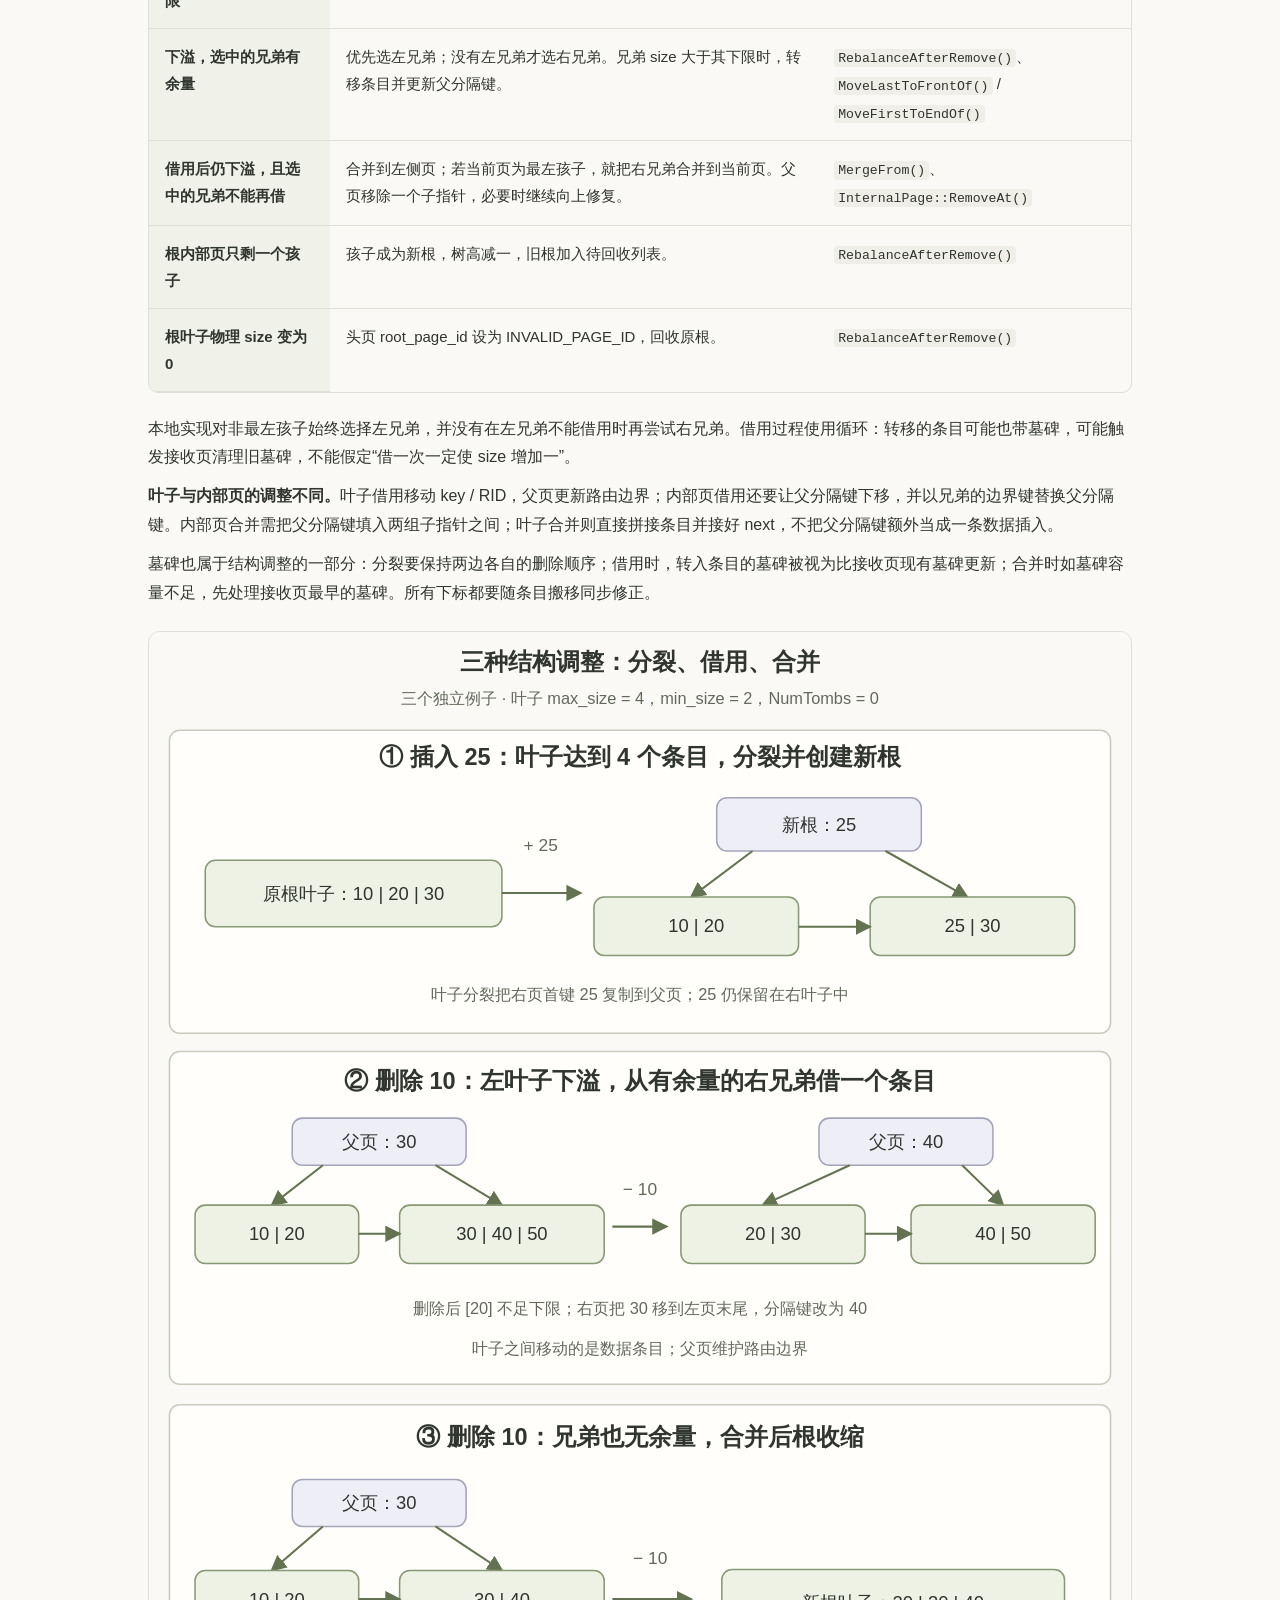
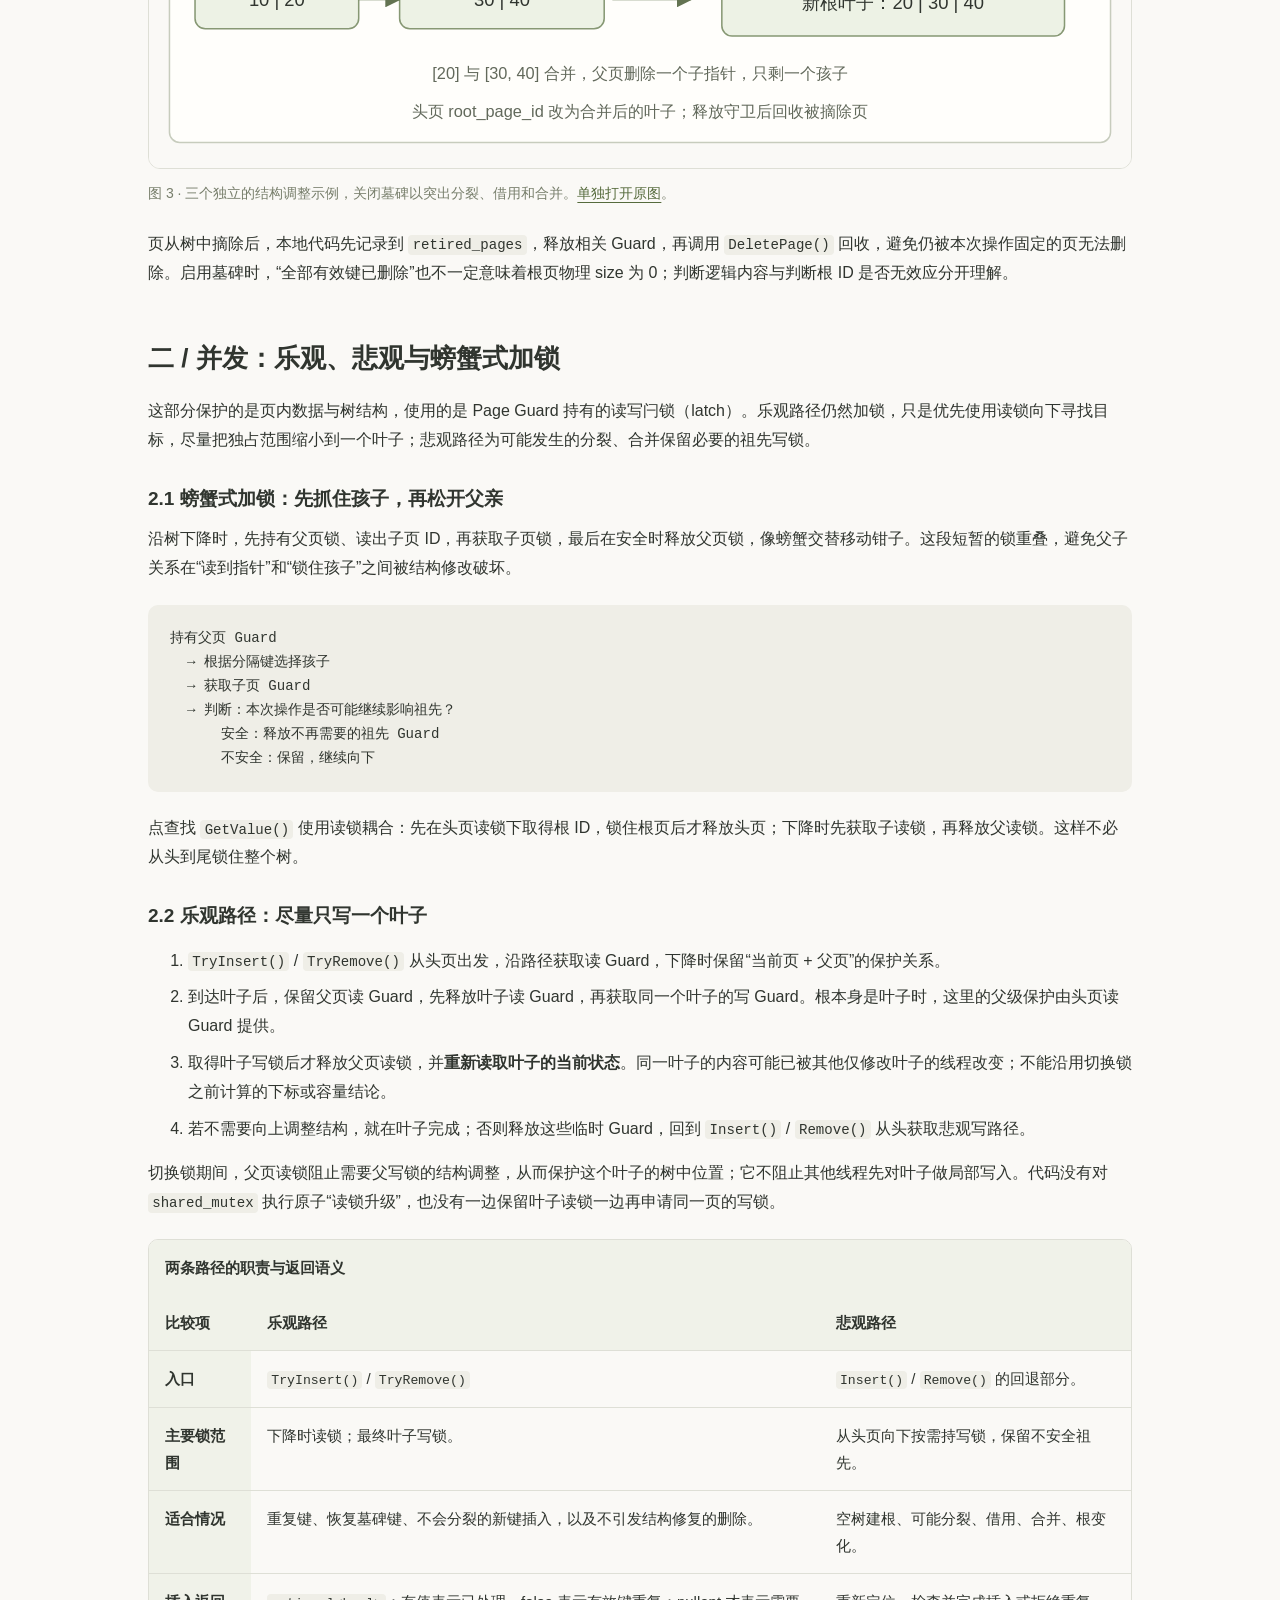
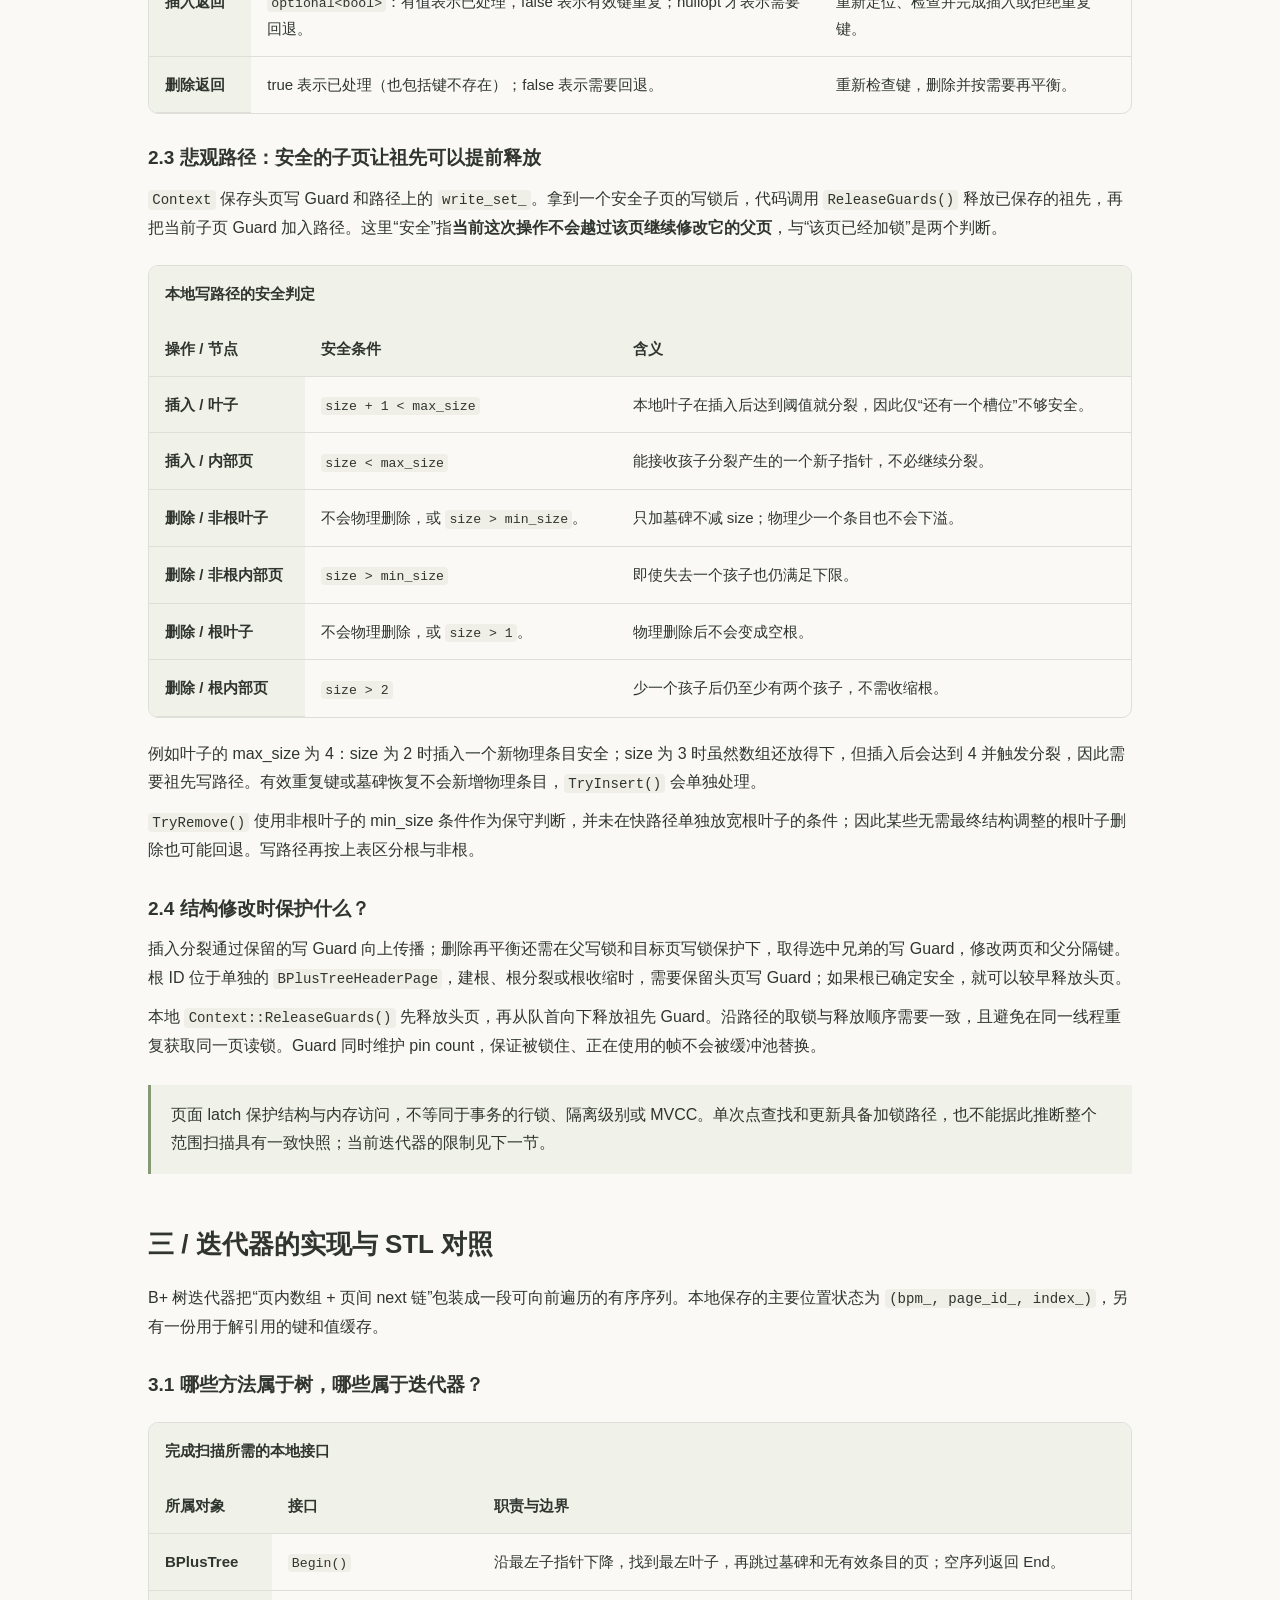
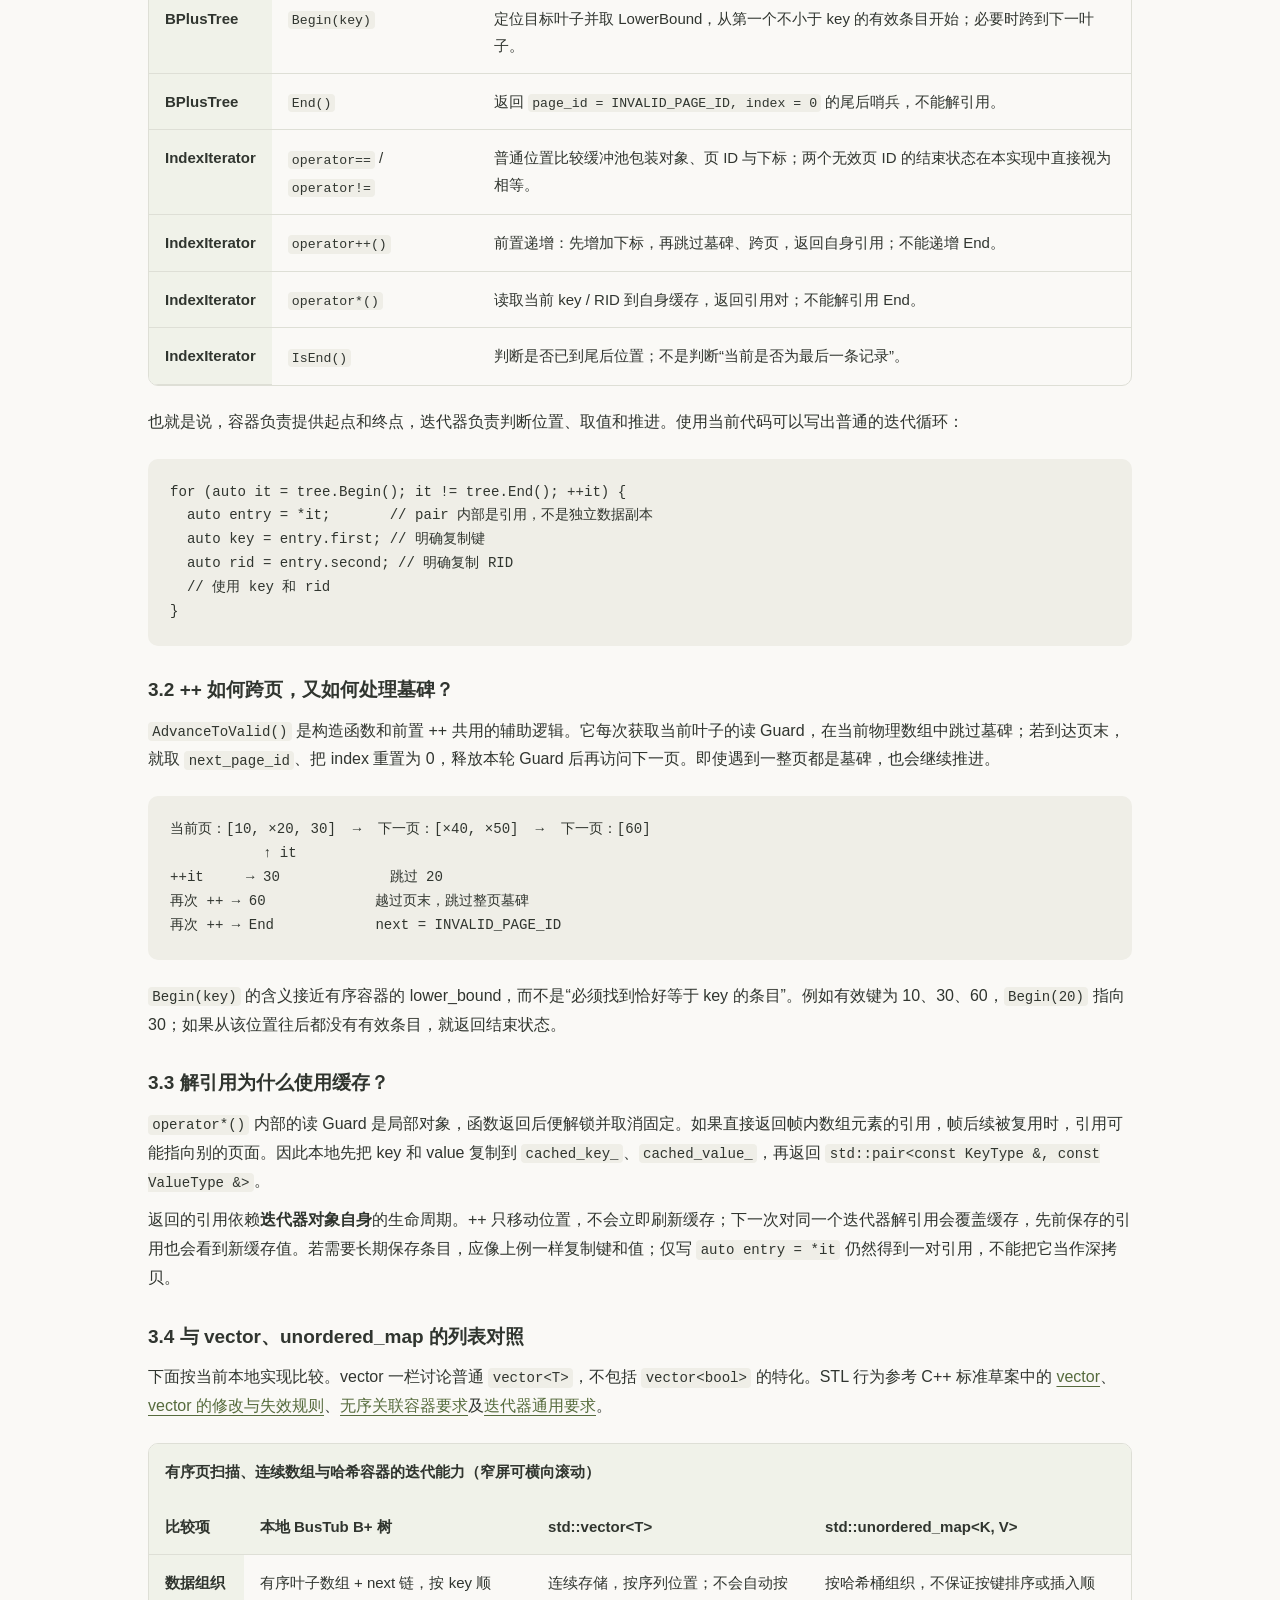
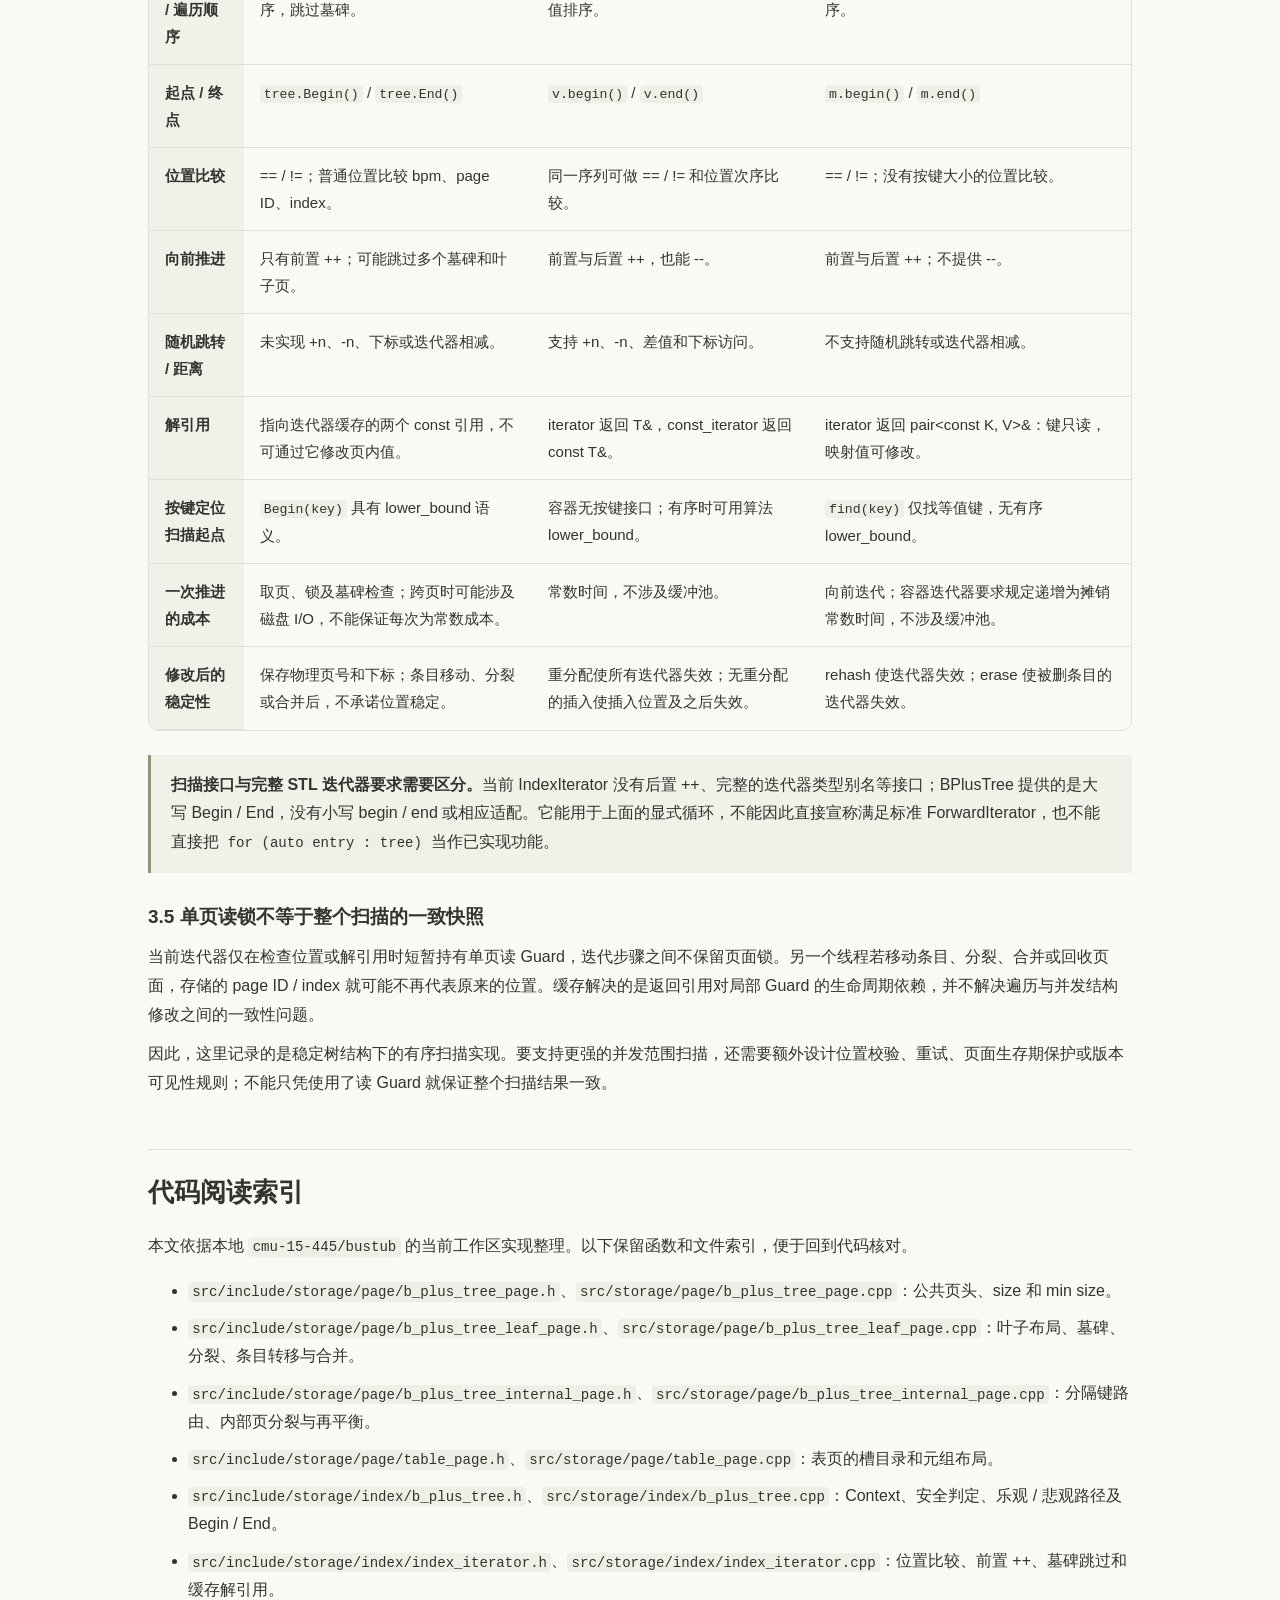
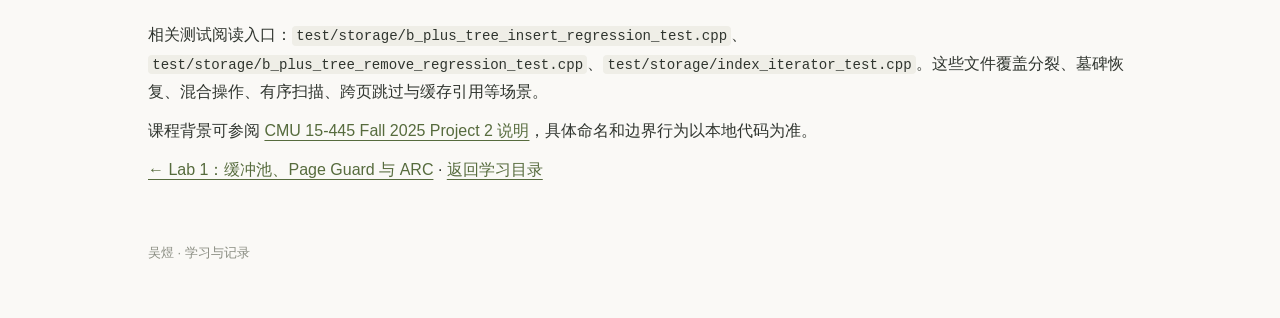
<file: cmu15-445/lab2.html>
<!DOCTYPE html>
<html lang="zh-CN">
<head>
  <meta charset="UTF-8">
  <meta name="viewport" content="width=device-width, initial-scale=1">
  <meta name="description" content="CMU 15-445 Lab 2 学习记录：结合本地 BusTub 代码，理解 B+ 树页布局、插入删除、乐观与悲观路径、螃蟹式加锁及索引迭代器，并与 vector、unordered_map 对照。">
  <title>Lab 2：B+ 树的页、并发与迭代器 · 吴煜</title>
  <link rel="stylesheet" href="../style.css">
  <link rel="stylesheet" href="article.css">
</head>
<body class="article-page">
  <header>
    <a class="back" href="./">← 返回 CMU 15-445</a>
    <p class="eyebrow">CMU 15-445 / PROJECT 2</p>
    <h1>Lab 2 记录：B+ 树的页、并发与迭代器</h1>
    <p class="lead">Lab 1 管理页面如何进入内存，Lab 2 在页内组织索引，并让查找、结构调整和有序遍历协同工作。</p>
    <p class="meta">吴煜 · <time datetime="2026-10-30">2026 年 10 月 30 日</time> · 基于本地 BusTub 实现整理</p>
  </header>
  <main>
    <nav class="toc" aria-label="文章目录">
      <strong>本文目录</strong>
      <ol>
        <li><a href="#pages">页的抽象与 B+ 树操作</a></li>
        <li><a href="#concurrency">并发：乐观、悲观与螃蟹式加锁</a></li>
        <li><a href="#iterator">迭代器与 STL 对照</a></li>
      </ol>
    </nav>
    <article>
      <section id="pages" aria-labelledby="pages-title">
        <h2 id="pages-title">一 / 页的抽象与 B+ 树操作</h2>
        <h3>1.1 一块存储空间，可以采用不同的布局</h3>
        <p>我的理解是：缓冲池提供一块定长的页数据空间，上层可以把它组织为 B+ 树的内部页、叶子页，也可以组织为数据库表的数据页。它们共享底层的存储和缓冲机制，区别在于<strong>如何划分字节、解释字段，以及维护对应的不变式</strong>。</p>
        <p>当前本地配置中，页数据为 8 KiB。<code>FrameHeader</code> 管理页数据之外的 pin count、dirty 标志和读写锁；<code>ReadPageGuard::As&lt;T&gt;()</code> / <code>WritePageGuard::AsMut&lt;T&gt;()</code> 则把数据区解释为指定页面类型。这里不会凭空复制出另一份页，也不会因为转换了指针类型就自动完成格式转换；新页仍要调用对应的 <code>Init()</code> 初始化字段，已有页必须按正确布局访问。</p>
        <figure>
          <div class="diagram"><img src="assets/project2-page-layout.svg" width="960" height="610" alt="页布局对照：同样大小的页数据，内部页包含页头、键数组和子页 ID 数组；叶子页包含页头、next、墓碑及键和 RID 数组；表页包含页头、槽目录、空闲区和元组。"></div>
          <figcaption>图 1 · 不同页类型的数据布局示意，未按字节比例绘制。<a href="assets/project2-page-layout.svg">单独打开原图</a>。</figcaption>
        </figure>
        <div class="table-wrap"><table>
          <caption>同样是页，存储语义不同</caption>
          <thead><tr><th scope="col">页面类型</th><th scope="col">主要内容</th><th scope="col">代码对应</th></tr></thead>
          <tbody>
            <tr><th scope="row">B+ 树公共页头</th><td>页面类型、物理条目数量和容量，供内部页与叶子页共用。</td><td><code>BPlusTreePage</code>，由两个索引页面类继承。</td></tr>
            <tr><th scope="row">内部页</th><td>有序分隔键和子 page ID；下标 0 的键为无效占位。</td><td><code>BPlusTreeInternalPage</code>；<code>Lookup()</code> 返回子页 ID。</td></tr>
            <tr><th scope="row">叶子页</th><td>有序 key 与对应 RID、下一叶子页 ID，以及墓碑数量和下标缓冲区。</td><td><code>BPlusTreeLeafPage</code>；<code>LowerBound()</code>、<code>Insert()</code>、<code>Remove()</code>。</td></tr>
            <tr><th scope="row">表页</th><td>页头和槽目录从前部增长，元组数据从后部写入，中间为空闲区；槽目录记录偏移、长度和元组元信息。</td><td><code>TablePage</code> 的 slotted page 布局。</td></tr>
          </tbody>
        </table></div>
        <p>索引叶子保存的 RID 是 <code>(page_id, slot_num)</code>，用于定位表页中的元组，并不是把整条表记录直接放入索引叶子。索引页和表页在通常使用时是不同的页；“底层空间可采用不同抽象”不意味着同一份已初始化的数据可以随意切换解释方式。</p>
        <h3>1.2 B+ 树的性质与查找例图</h3>
        <ul>
          <li><strong>多路搜索。</strong>内部节点用多个分隔键划分范围，每个子指针指向一个范围内的子树。一个页能容纳多个分隔键，有助于减少树高和取页次数。</li>
          <li><strong>高度平衡。</strong>所有叶子位于同一深度；插入和删除通过分裂、借用、合并以及根的调整维持结构。</li>
          <li><strong>数据条目位于叶子。</strong>内部页负责导航，叶子存储有序 key → RID；此实现只支持唯一的有效键。</li>
          <li><strong>叶子有序相连。</strong><code>next_page_id_</code> 串联相邻叶子，范围扫描定位起点后不必为每个条目重新从根搜索。</li>
          <li><strong>有容量与占用下限。</strong>根有特殊规则；非根页的下限依据本地 <code>GetMinSize()</code> 计算。启用墓碑时，这些 size 指物理条目数，不等于有效键数。</li>
        </ul>
        <figure>
          <div class="diagram"><img src="assets/project2-bplus-tree.svg" width="960" height="460" alt="B+ 树例图：根的分隔键为 30 和 60，三个叶子分别包含 10、20；30、40、50；60、70、80。查找 40 进入中间叶子，叶子之间用 next 指针连接。"></div>
          <figcaption>图 2 · 分隔键等于查询键时，进入其右侧子树。图中省略内部页下标 0 的无效键。<a href="assets/project2-bplus-tree.svg">单独打开原图</a>。</figcaption>
        </figure>
        <p>内部页的 <code>GetSize()</code> 按<strong>子指针数量</strong>计数：size 为 s 时，有 s 个子 page ID、s − 1 个有效分隔键。<code>Lookup()</code> 在下标 1 开始的分隔键中二分查找第一个大于目标键的位置，再选择其左侧子指针。叶子中的 <code>LowerBound()</code> 则查找第一个不小于目标键的物理下标。</p>
        <p>分隔键是路由边界。分裂时通常取右叶子的首键复制到父页，但普通删除后它不一定始终等于右子树当前最小有效键；只要左右范围仍正确，查找就不会走错子树。启用墓碑时尤其需要区分物理键和有效键。</p>
        <div class="table-wrap"><table>
          <caption>本地容量约定：叶子和内部页不能混用同一判定</caption>
          <thead><tr><th scope="col">比较项</th><th scope="col">叶子页</th><th scope="col">内部页</th></tr></thead>
          <tbody>
            <tr><th scope="row">size 含义</th><td>物理 key / RID 条目数，含墓碑条目。</td><td>子指针数量，包含下标 0 对应的指针。</td></tr>
            <tr><th scope="row">非根下限</th><td><code>floor(max_size / 2)</code></td><td><code>ceil(max_size / 2)</code></td></tr>
            <tr><th scope="row">本地插入分裂时机</th><td>新物理条目插入后，size 达到 max_size。</td><td>原 size 已等于 max_size，又要接收一个新子指针时。</td></tr>
            <tr><th scope="row">分裂向上交付</th><td>复制右叶子的首键；数据条目仍在叶子。</td><td>提升中间分隔键；右页的首个键槽重置为无效占位。</td></tr>
          </tbody>
        </table></div>
        <h3>1.3 插入情况总结：从叶子局部修改到向上传播</h3>
        <p><code>Insert()</code> 先尝试 <code>TryInsert()</code>。能在单个叶子完成就直接返回；可能改变结构时，再从头页开始获取写路径。下面总结两条路径最终需要处理的情况。</p>
        <div class="table-wrap"><table>
          <caption>插入分支与本地代码</caption>
          <thead><tr><th scope="col">情况</th><th scope="col">处理结果</th><th scope="col">相关方法</th></tr></thead>
          <tbody>
            <tr><th scope="row">空树</th><td>申请新页，初始化为根叶子，插入条目，并在头页记录新根 ID。</td><td><code>Insert()</code>、<code>LeafPage::Init()</code></td></tr>
            <tr><th scope="row">有效键已存在</th><td>拒绝重复插入，返回 false。</td><td><code>LeafPage::Insert()</code></td></tr>
            <tr><th scope="row">键存在但已被墓碑标记</th><td>移除对应墓碑、更新 RID，恢复为有效条目；物理 size 不增加。</td><td><code>LeafPage::Insert()</code></td></tr>
            <tr><th scope="row">新键，插入后未触发分裂</th><td>二分确定位置，移动后续条目，插入 key / RID，并修正墓碑下标。</td><td><code>LowerBound()</code>、<code>LeafPage::Insert()</code></td></tr>
            <tr><th scope="row">叶子达到分裂阈值</th><td>右半部分转移到新叶子；按原删除顺序分配墓碑；新右页接上原 next，左页 next 改为新右页；把右页首键和页 ID 交给父页。</td><td><code>SplitTo()</code>、<code>SetNextPageId()</code></td></tr>
            <tr><th scope="row">父内部页有空间</th><td>在分裂的左孩子后，插入分隔键和右孩子 ID，传播结束。</td><td><code>InsertIntoParent()</code>、<code>InsertAfter()</code></td></tr>
            <tr><th scope="row">父内部页已满</th><td>把待插入项视为合并序列的一部分，直接分裂并提升中间分隔键，继续处理上一层，避免先写入越界。</td><td><code>SplitAndInsert()</code></td></tr>
            <tr><th scope="row">分裂传播越过原根</th><td>创建只有两个孩子的新内部根，更新头页 root_page_id，树高增加一层。</td><td><code>InsertIntoParent()</code></td></tr>
          </tbody>
        </table></div>
        <h3>1.4 删除情况总结：墓碑、借用、合并与根收缩</h3>
        <p>删除先分清<strong>逻辑删除</strong>和<strong>物理删除</strong>。当墓碑容量为 0 时，直接从数组移除条目；容量大于 0 且缓冲区未满时，只追加物理下标作为墓碑，size 不变；缓冲区已满时，先物理移除最早的墓碑条目，再标记本次要删除的条目。如果旧条目位于目标之前，目标下标也随数组左移。</p>
        <div class="table-wrap"><table>
          <caption>删除与再平衡分支</caption>
          <thead><tr><th scope="col">情况</th><th scope="col">处理结果</th><th scope="col">相关方法</th></tr></thead>
          <tbody>
            <tr><th scope="row">空树、键不存在或已是墓碑</th><td>直接返回，无须重复删除。</td><td><code>TryRemove()</code>、<code>Remove()</code></td></tr>
            <tr><th scope="row">只追加墓碑</th><td>物理 size 不变，不会因此触发物理占用下溢；查找和扫描应跳过该条目。</td><td><code>WillRemovePhysically()</code>、<code>LeafPage::Remove()</code></td></tr>
            <tr><th scope="row">物理移除后仍满足下限</th><td>在页内完成，调整数组与墓碑下标。</td><td><code>RemoveAt()</code></td></tr>
            <tr><th scope="row">下溢，选中的兄弟有余量</th><td>优先选左兄弟；没有左兄弟才选右兄弟。兄弟 size 大于其下限时，转移条目并更新父分隔键。</td><td><code>RebalanceAfterRemove()</code>、<code>MoveLastToFrontOf()</code> / <code>MoveFirstToEndOf()</code></td></tr>
            <tr><th scope="row">借用后仍下溢，且选中的兄弟不能再借</th><td>合并到左侧页；若当前页为最左孩子，就把右兄弟合并到当前页。父页移除一个子指针，必要时继续向上修复。</td><td><code>MergeFrom()</code>、<code>InternalPage::RemoveAt()</code></td></tr>
            <tr><th scope="row">根内部页只剩一个孩子</th><td>孩子成为新根，树高减一，旧根加入待回收列表。</td><td><code>RebalanceAfterRemove()</code></td></tr>
            <tr><th scope="row">根叶子物理 size 变为 0</th><td>头页 root_page_id 设为 INVALID_PAGE_ID，回收原根。</td><td><code>RebalanceAfterRemove()</code></td></tr>
          </tbody>
        </table></div>
        <p>本地实现对非最左孩子始终选择左兄弟，并没有在左兄弟不能借用时再尝试右兄弟。借用过程使用循环：转移的条目可能也带墓碑，可能触发接收页清理旧墓碑，不能假定“借一次一定使 size 增加一”。</p>
        <p><strong>叶子与内部页的调整不同。</strong>叶子借用移动 key / RID，父页更新路由边界；内部页借用还要让父分隔键下移，并以兄弟的边界键替换父分隔键。内部页合并需把父分隔键填入两组子指针之间；叶子合并则直接拼接条目并接好 next，不把父分隔键额外当成一条数据插入。</p>
        <p>墓碑也属于结构调整的一部分：分裂要保持两边各自的删除顺序；借用时，转入条目的墓碑被视为比接收页现有墓碑更新；合并时如墓碑容量不足，先处理接收页最早的墓碑。所有下标都要随条目搬移同步修正。</p>
        <figure>
          <div class="diagram"><img src="assets/project2-update-examples.svg" width="960" height="1110" alt="三个独立例子：插入 25 后叶子分为 10、20 和 25、30，产生新根 25；删除 10 后从右页借 30，父分隔键改为 40；右页无余量时合并为 20、30、40 并收缩根。"></div>
          <figcaption>图 3 · 三个独立的结构调整示例，关闭墓碑以突出分裂、借用和合并。<a href="assets/project2-update-examples.svg">单独打开原图</a>。</figcaption>
        </figure>
        <p>页从树中摘除后，本地代码先记录到 <code>retired_pages</code>，释放相关 Guard，再调用 <code>DeletePage()</code> 回收，避免仍被本次操作固定的页无法删除。启用墓碑时，“全部有效键已删除”也不一定意味着根页物理 size 为 0；判断逻辑内容与判断根 ID 是否无效应分开理解。</p>
      </section>
      <section id="concurrency" aria-labelledby="concurrency-title">
        <h2 id="concurrency-title">二 / 并发：乐观、悲观与螃蟹式加锁</h2>
        <p>这部分保护的是页内数据与树结构，使用的是 Page Guard 持有的读写闩锁（latch）。乐观路径仍然加锁，只是优先使用读锁向下寻找目标，尽量把独占范围缩小到一个叶子；悲观路径为可能发生的分裂、合并保留必要的祖先写锁。</p>
        <h3>2.1 螃蟹式加锁：先抓住孩子，再松开父亲</h3>
        <p>沿树下降时，先持有父页锁、读出子页 ID，再获取子页锁，最后在安全时释放父页锁，像螃蟹交替移动钳子。这段短暂的锁重叠，避免父子关系在“读到指针”和“锁住孩子”之间被结构修改破坏。</p>
        <pre><code>持有父页 Guard
  → 根据分隔键选择孩子
  → 获取子页 Guard
  → 判断：本次操作是否可能继续影响祖先？
      安全：释放不再需要的祖先 Guard
      不安全：保留，继续向下</code></pre>
        <p>点查找 <code>GetValue()</code> 使用读锁耦合：先在头页读锁下取得根 ID，锁住根页后才释放头页；下降时先获取子读锁，再释放父读锁。这样不必从头到尾锁住整个树。</p>
        <h3>2.2 乐观路径：尽量只写一个叶子</h3>
        <ol>
          <li><code>TryInsert()</code> / <code>TryRemove()</code> 从头页出发，沿路径获取读 Guard，下降时保留“当前页 + 父页”的保护关系。</li>
          <li>到达叶子后，保留父页读 Guard，先释放叶子读 Guard，再获取同一个叶子的写 Guard。根本身是叶子时，这里的父级保护由头页读 Guard 提供。</li>
          <li>取得叶子写锁后才释放父页读锁，并<strong>重新读取叶子的当前状态</strong>。同一叶子的内容可能已被其他仅修改叶子的线程改变；不能沿用切换锁之前计算的下标或容量结论。</li>
          <li>若不需要向上调整结构，就在叶子完成；否则释放这些临时 Guard，回到 <code>Insert()</code> / <code>Remove()</code> 从头获取悲观写路径。</li>
        </ol>
        <p>切换锁期间，父页读锁阻止需要父写锁的结构调整，从而保护这个叶子的树中位置；它不阻止其他线程先对叶子做局部写入。代码没有对 <code>shared_mutex</code> 执行原子“读锁升级”，也没有一边保留叶子读锁一边再申请同一页的写锁。</p>
        <div class="table-wrap"><table>
          <caption>两条路径的职责与返回语义</caption>
          <thead><tr><th scope="col">比较项</th><th scope="col">乐观路径</th><th scope="col">悲观路径</th></tr></thead>
          <tbody>
            <tr><th scope="row">入口</th><td><code>TryInsert()</code> / <code>TryRemove()</code></td><td><code>Insert()</code> / <code>Remove()</code> 的回退部分。</td></tr>
            <tr><th scope="row">主要锁范围</th><td>下降时读锁；最终叶子写锁。</td><td>从头页向下按需持写锁，保留不安全祖先。</td></tr>
            <tr><th scope="row">适合情况</th><td>重复键、恢复墓碑键、不会分裂的新键插入，以及不引发结构修复的删除。</td><td>空树建根、可能分裂、借用、合并、根变化。</td></tr>
            <tr><th scope="row">插入返回</th><td><code>optional&lt;bool&gt;</code>：有值表示已处理，false 表示有效键重复；nullopt 才表示需要回退。</td><td>重新定位、检查并完成插入或拒绝重复键。</td></tr>
            <tr><th scope="row">删除返回</th><td>true 表示已处理（也包括键不存在）；false 表示需要回退。</td><td>重新检查键，删除并按需要再平衡。</td></tr>
          </tbody>
        </table></div>
        <h3>2.3 悲观路径：安全的子页让祖先可以提前释放</h3>
        <p><code>Context</code> 保存头页写 Guard 和路径上的 <code>write_set_</code>。拿到一个安全子页的写锁后，代码调用 <code>ReleaseGuards()</code> 释放已保存的祖先，再把当前子页 Guard 加入路径。这里“安全”指<strong>当前这次操作不会越过该页继续修改它的父页</strong>，与“该页已经加锁”是两个判断。</p>
        <div class="table-wrap"><table>
          <caption>本地写路径的安全判定</caption>
          <thead><tr><th scope="col">操作 / 节点</th><th scope="col">安全条件</th><th scope="col">含义</th></tr></thead>
          <tbody>
            <tr><th scope="row">插入 / 叶子</th><td><code>size + 1 &lt; max_size</code></td><td>本地叶子在插入后达到阈值就分裂，因此仅“还有一个槽位”不够安全。</td></tr>
            <tr><th scope="row">插入 / 内部页</th><td><code>size &lt; max_size</code></td><td>能接收孩子分裂产生的一个新子指针，不必继续分裂。</td></tr>
            <tr><th scope="row">删除 / 非根叶子</th><td>不会物理删除，或 <code>size &gt; min_size</code>。</td><td>只加墓碑不减 size；物理少一个条目也不会下溢。</td></tr>
            <tr><th scope="row">删除 / 非根内部页</th><td><code>size &gt; min_size</code></td><td>即使失去一个孩子也仍满足下限。</td></tr>
            <tr><th scope="row">删除 / 根叶子</th><td>不会物理删除，或 <code>size &gt; 1</code>。</td><td>物理删除后不会变成空根。</td></tr>
            <tr><th scope="row">删除 / 根内部页</th><td><code>size &gt; 2</code></td><td>少一个孩子后仍至少有两个孩子，不需收缩根。</td></tr>
          </tbody>
        </table></div>
        <p>例如叶子的 max_size 为 4：size 为 2 时插入一个新物理条目安全；size 为 3 时虽然数组还放得下，但插入后会达到 4 并触发分裂，因此需要祖先写路径。有效重复键或墓碑恢复不会新增物理条目，<code>TryInsert()</code> 会单独处理。</p>
        <p><code>TryRemove()</code> 使用非根叶子的 min_size 条件作为保守判断，并未在快路径单独放宽根叶子的条件；因此某些无需最终结构调整的根叶子删除也可能回退。写路径再按上表区分根与非根。</p>
        <h3>2.4 结构修改时保护什么？</h3>
        <p>插入分裂通过保留的写 Guard 向上传播；删除再平衡还需在父写锁和目标页写锁保护下，取得选中兄弟的写 Guard，修改两页和父分隔键。根 ID 位于单独的 <code>BPlusTreeHeaderPage</code>，建根、根分裂或根收缩时，需要保留头页写 Guard；如果根已确定安全，就可以较早释放头页。</p>
        <p>本地 <code>Context::ReleaseGuards()</code> 先释放头页，再从队首向下释放祖先 Guard。沿路径的取锁与释放顺序需要一致，且避免在同一线程重复获取同一页读锁。Guard 同时维护 pin count，保证被锁住、正在使用的帧不会被缓冲池替换。</p>
        <div class="callout"><p>页面 latch 保护结构与内存访问，不等同于事务的行锁、隔离级别或 MVCC。单次点查找和更新具备加锁路径，也不能据此推断整个范围扫描具有一致快照；当前迭代器的限制见下一节。</p></div>
      </section>
      <section id="iterator" aria-labelledby="iterator-title">
        <h2 id="iterator-title">三 / 迭代器的实现与 STL 对照</h2>
        <p>B+ 树迭代器把“页内数组 + 页间 next 链”包装成一段可向前遍历的有序序列。本地保存的主要位置状态为 <code>(bpm_, page_id_, index_)</code>，另有一份用于解引用的键和值缓存。</p>
        <h3>3.1 哪些方法属于树，哪些属于迭代器？</h3>
        <div class="table-wrap"><table>
          <caption>完成扫描所需的本地接口</caption>
          <thead><tr><th scope="col">所属对象</th><th scope="col">接口</th><th scope="col">职责与边界</th></tr></thead>
          <tbody>
            <tr><th scope="row">BPlusTree</th><td><code>Begin()</code></td><td>沿最左子指针下降，找到最左叶子，再跳过墓碑和无有效条目的页；空序列返回 End。</td></tr>
            <tr><th scope="row">BPlusTree</th><td><code>Begin(key)</code></td><td>定位目标叶子并取 LowerBound，从第一个不小于 key 的有效条目开始；必要时跨到下一叶子。</td></tr>
            <tr><th scope="row">BPlusTree</th><td><code>End()</code></td><td>返回 <code>page_id = INVALID_PAGE_ID, index = 0</code> 的尾后哨兵，不能解引用。</td></tr>
            <tr><th scope="row">IndexIterator</th><td><code>operator==</code> / <code>operator!=</code></td><td>普通位置比较缓冲池包装对象、页 ID 与下标；两个无效页 ID 的结束状态在本实现中直接视为相等。</td></tr>
            <tr><th scope="row">IndexIterator</th><td><code>operator++()</code></td><td>前置递增：先增加下标，再跳过墓碑、跨页，返回自身引用；不能递增 End。</td></tr>
            <tr><th scope="row">IndexIterator</th><td><code>operator*()</code></td><td>读取当前 key / RID 到自身缓存，返回引用对；不能解引用 End。</td></tr>
            <tr><th scope="row">IndexIterator</th><td><code>IsEnd()</code></td><td>判断是否已到尾后位置；不是判断“当前是否为最后一条记录”。</td></tr>
          </tbody>
        </table></div>
        <p>也就是说，容器负责提供起点和终点，迭代器负责判断位置、取值和推进。使用当前代码可以写出普通的迭代循环：</p>
        <pre><code>for (auto it = tree.Begin(); it != tree.End(); ++it) {
  auto entry = *it;       // pair 内部是引用，不是独立数据副本
  auto key = entry.first; // 明确复制键
  auto rid = entry.second; // 明确复制 RID
  // 使用 key 和 rid
}</code></pre>
        <h3>3.2 ++ 如何跨页，又如何处理墓碑？</h3>
        <p><code>AdvanceToValid()</code> 是构造函数和前置 ++ 共用的辅助逻辑。它每次获取当前叶子的读 Guard，在当前物理数组中跳过墓碑；若到达页末，就取 <code>next_page_id</code>、把 index 重置为 0，释放本轮 Guard 后再访问下一页。即使遇到一整页都是墓碑，也会继续推进。</p>
        <pre><code>当前页：[10, ×20, 30]  →  下一页：[×40, ×50]  →  下一页：[60]
           ↑ it
++it     → 30             跳过 20
再次 ++ → 60             越过页末，跳过整页墓碑
再次 ++ → End            next = INVALID_PAGE_ID</code></pre>
        <p><code>Begin(key)</code> 的含义接近有序容器的 lower_bound，而不是“必须找到恰好等于 key 的条目”。例如有效键为 10、30、60，<code>Begin(20)</code> 指向 30；如果从该位置往后都没有有效条目，就返回结束状态。</p>
        <h3>3.3 解引用为什么使用缓存？</h3>
        <p><code>operator*()</code> 内部的读 Guard 是局部对象，函数返回后便解锁并取消固定。如果直接返回帧内数组元素的引用，帧后续被复用时，引用可能指向别的页面。因此本地先把 key 和 value 复制到 <code>cached_key_</code>、<code>cached_value_</code>，再返回 <code>std::pair&lt;const KeyType &amp;, const ValueType &amp;&gt;</code>。</p>
        <p>返回的引用依赖<strong>迭代器对象自身</strong>的生命周期。++ 只移动位置，不会立即刷新缓存；下一次对同一个迭代器解引用会覆盖缓存，先前保存的引用也会看到新缓存值。若需要长期保存条目，应像上例一样复制键和值；仅写 <code>auto entry = *it</code> 仍然得到一对引用，不能把它当作深拷贝。</p>
        <h3 id="stl-comparison">3.4 与 vector、unordered_map 的列表对照</h3>
        <p>下面按当前本地实现比较。vector 一栏讨论普通 <code>vector&lt;T&gt;</code>，不包括 <code>vector&lt;bool&gt;</code> 的特化。STL 行为参考 C++ 标准草案中的 <a href="https://eel.is/c++draft/vector.overview">vector</a>、<a href="https://eel.is/c++draft/vector.modifiers">vector 的修改与失效规则</a>、<a href="https://eel.is/c++draft/unord.req">无序关联容器要求</a>及<a href="https://eel.is/c++draft/iterator.requirements.general">迭代器通用要求</a>。</p>
        <div class="table-wrap"><table class="stl-comparison">
          <caption>有序页扫描、连续数组与哈希容器的迭代能力（窄屏可横向滚动）</caption>
          <thead><tr><th scope="col">比较项</th><th scope="col">本地 BusTub B+ 树</th><th scope="col">std::vector&lt;T&gt;</th><th scope="col">std::unordered_map&lt;K, V&gt;</th></tr></thead>
          <tbody>
            <tr><th scope="row">数据组织 / 遍历顺序</th><td>有序叶子数组 + next 链，按 key 顺序，跳过墓碑。</td><td>连续存储，按序列位置；不会自动按值排序。</td><td>按哈希桶组织，不保证按键排序或插入顺序。</td></tr>
            <tr><th scope="row">起点 / 终点</th><td><code>tree.Begin()</code> / <code>tree.End()</code></td><td><code>v.begin()</code> / <code>v.end()</code></td><td><code>m.begin()</code> / <code>m.end()</code></td></tr>
            <tr><th scope="row">位置比较</th><td>== / !=；普通位置比较 bpm、page ID、index。</td><td>同一序列可做 == / != 和位置次序比较。</td><td>== / !=；没有按键大小的位置比较。</td></tr>
            <tr><th scope="row">向前推进</th><td>只有前置 ++；可能跳过多个墓碑和叶子页。</td><td>前置与后置 ++，也能 --。</td><td>前置与后置 ++；不提供 --。</td></tr>
            <tr><th scope="row">随机跳转 / 距离</th><td>未实现 +n、-n、下标或迭代器相减。</td><td>支持 +n、-n、差值和下标访问。</td><td>不支持随机跳转或迭代器相减。</td></tr>
            <tr><th scope="row">解引用</th><td>指向迭代器缓存的两个 const 引用，不可通过它修改页内值。</td><td>iterator 返回 T&amp;，const_iterator 返回 const T&amp;。</td><td>iterator 返回 pair&lt;const K, V&gt;&amp;：键只读，映射值可修改。</td></tr>
            <tr><th scope="row">按键定位扫描起点</th><td><code>Begin(key)</code> 具有 lower_bound 语义。</td><td>容器无按键接口；有序时可用算法 lower_bound。</td><td><code>find(key)</code> 仅找等值键，无有序 lower_bound。</td></tr>
            <tr><th scope="row">一次推进的成本</th><td>取页、锁及墓碑检查；跨页时可能涉及磁盘 I/O，不能保证每次为常数成本。</td><td>常数时间，不涉及缓冲池。</td><td>向前迭代；容器迭代器要求规定递增为摊销常数时间，不涉及缓冲池。</td></tr>
            <tr><th scope="row">修改后的稳定性</th><td>保存物理页号和下标；条目移动、分裂或合并后，不承诺位置稳定。</td><td>重分配使所有迭代器失效；无重分配的插入使插入位置及之后失效。</td><td>rehash 使迭代器失效；erase 使被删条目的迭代器失效。</td></tr>
          </tbody>
        </table></div>
        <div class="callout"><p><strong>扫描接口与完整 STL 迭代器要求需要区分。</strong>当前 IndexIterator 没有后置 ++、完整的迭代器类型别名等接口；BPlusTree 提供的是大写 Begin / End，没有小写 begin / end 或相应适配。它能用于上面的显式循环，不能因此直接宣称满足标准 ForwardIterator，也不能直接把 <code>for (auto entry : tree)</code> 当作已实现功能。</p></div>
        <h3>3.5 单页读锁不等于整个扫描的一致快照</h3>
        <p>当前迭代器仅在检查位置或解引用时短暂持有单页读 Guard，迭代步骤之间不保留页面锁。另一个线程若移动条目、分裂、合并或回收页面，存储的 page ID / index 就可能不再代表原来的位置。缓存解决的是返回引用对局部 Guard 的生命周期依赖，并不解决遍历与并发结构修改之间的一致性问题。</p>
        <p>因此，这里记录的是稳定树结构下的有序扫描实现。要支持更强的并发范围扫描，还需要额外设计位置校验、重试、页面生存期保护或版本可见性规则；不能只凭使用了读 Guard 就保证整个扫描结果一致。</p>
      </section>
      <section class="article-end" aria-labelledby="sources-title">
        <h2 id="sources-title">代码阅读索引</h2>
        <p>本文依据本地 <code>cmu-15-445/bustub</code> 的当前工作区实现整理。以下保留函数和文件索引，便于回到代码核对。</p>
        <ul>
          <li><code>src/include/storage/page/b_plus_tree_page.h</code>、<code>src/storage/page/b_plus_tree_page.cpp</code>：公共页头、size 和 min size。</li>
          <li><code>src/include/storage/page/b_plus_tree_leaf_page.h</code>、<code>src/storage/page/b_plus_tree_leaf_page.cpp</code>：叶子布局、墓碑、分裂、条目转移与合并。</li>
          <li><code>src/include/storage/page/b_plus_tree_internal_page.h</code>、<code>src/storage/page/b_plus_tree_internal_page.cpp</code>：分隔键路由、内部页分裂与再平衡。</li>
          <li><code>src/include/storage/page/table_page.h</code>、<code>src/storage/page/table_page.cpp</code>：表页的槽目录和元组布局。</li>
          <li><code>src/include/storage/index/b_plus_tree.h</code>、<code>src/storage/index/b_plus_tree.cpp</code>：Context、安全判定、乐观 / 悲观路径及 Begin / End。</li>
          <li><code>src/include/storage/index/index_iterator.h</code>、<code>src/storage/index/index_iterator.cpp</code>：位置比较、前置 ++、墓碑跳过和缓存解引用。</li>
        </ul>
        <p>相关测试阅读入口：<code>test/storage/b_plus_tree_insert_regression_test.cpp</code>、<code>test/storage/b_plus_tree_remove_regression_test.cpp</code>、<code>test/storage/index_iterator_test.cpp</code>。这些文件覆盖分裂、墓碑恢复、混合操作、有序扫描、跨页跳过与缓存引用等场景。</p>
        <p>课程背景可参阅 <a href="https://15445.courses.cs.cmu.edu/fall2025/project2/">CMU 15-445 Fall 2025 Project 2 说明</a>，具体命名和边界行为以本地代码为准。</p>
        <p><a href="lab1.html">← Lab 1：缓冲池、Page Guard 与 ARC</a> · <a href="./">返回学习目录</a></p>
      </section>
    </article>
  </main>
  <footer>吴煜 · 学习与记录</footer>
</body>
</html>
</file>
<file: style.css>
* { box-sizing: border-box; }
:root { color-scheme: light; }
body { max-width: 800px; margin: 80px auto; padding: 0 28px; font-family: -apple-system, BlinkMacSystemFont, "Segoe UI", "PingFang SC", "Microsoft YaHei", sans-serif; line-height: 1.8; color: #30352f; background: #faf9f6; }
a { color: inherit; }
header { margin-bottom: 48px; }
h1 { margin: 0 0 20px; font-size: clamp(30px, 6vw, 42px); line-height: 1.35; letter-spacing: -.03em; }
p { margin: 10px 0; }
.intro { color: #64685f; font-size: 17px; }
h2 { margin: 0 0 20px; font-size: 20px; font-weight: 600; }
.directory { list-style: none; padding: 0; margin: 0; border-top: 1px solid #dedfd6; }
.directory li { border-bottom: 1px solid #dedfd6; }
.directory a { display: flex; align-items: center; gap: 22px; padding: 22px 8px; text-decoration: none; transition: background .15s; }
.directory a:hover { background: #efeee7; }
a:focus-visible { outline: 2px solid #657452; outline-offset: 4px; }
.number { color: #8b907f; font-size: 13px; font-variant-numeric: tabular-nums; }
.name { flex: 1; font-size: 19px; font-weight: 500; }
.arrow { color: #757d68; }
footer { margin-top: 56px; color: #8b8e83; font-size: 13px; }
.back { display: inline-block; margin-bottom: 32px; color: #667452; text-underline-offset: 5px; }
.empty { border-top: 1px solid #dedfd6; padding-top: 24px; color: #64685f; }
@media (max-width: 540px) { body { margin: 44px auto; padding: 0 22px; } header { margin-bottom: 36px; } .intro { font-size: 16px; } }
</file>
<file: cmu15-445/article.css>
body.article-page { max-width: 1040px; }
.article-page header { margin-bottom: 32px; }
.article-page h1 { max-width: 850px; }
.eyebrow, .meta { color: #777e6b; font-size: 14px; }
.eyebrow { letter-spacing: .08em; margin-bottom: 12px; }
.lead { color: #64685f; font-size: 18px; max-width: 760px; }
.toc { border-block: 1px solid #dedfd6; padding: 22px 0; margin: 32px 0 44px; }
.toc strong { display: block; margin-bottom: 10px; font-size: 14px; }
.toc ol { display: flex; flex-wrap: wrap; column-gap: 34px; row-gap: 8px; margin: 0; padding-left: 22px; }
.toc a, article a, .note-card a { color: #566b3d; text-underline-offset: 4px; }
article section { margin-top: 52px; scroll-margin-top: 24px; }
article h2 { font-size: 26px; margin-bottom: 20px; line-height: 1.45; }
article h3 { font-size: 19px; margin: 30px 0 12px; line-height: 1.5; }
article p, article li { overflow-wrap: anywhere; }
article li { margin-block: 8px; }
code { font-family: ui-monospace, SFMono-Regular, Consolas, monospace; font-size: .88em; background: #efeee7; padding: .12em .3em; border-radius: 4px; overflow-wrap: anywhere; }
pre { margin: 22px 0; padding: 22px; background: #efeee7; border-radius: 10px; overflow-x: auto; line-height: 1.7; }
pre code { padding: 0; background: transparent; overflow-wrap: normal; }
.callout { border-left: 3px solid #879874; background: #f0f2e9; padding: 16px 20px; margin: 24px 0; }
.callout p { margin: 0; }
figure { margin: 24px 0; }
.diagram { overflow-x: auto; border: 1px solid #dedfd6; border-radius: 12px; }
.diagram img { display: block; width: 100%; min-width: 720px; height: auto; }
figcaption { font-size: 14px; color: #777e6b; padding-top: 12px; }
.table-wrap { overflow-x: auto; margin: 22px 0; border: 1px solid #dedfd6; border-radius: 10px; }
table { border-collapse: collapse; width: 100%; font-size: 15px; min-width: 650px; text-align: left; }
caption { text-align: left; padding: 14px 16px; font-weight: 600; background: #f0f2e9; }
th, td { padding: 14px 16px; border-bottom: 1px solid #dedfd6; vertical-align: top; }
th { background: #f0f2e9; font-weight: 600; }
tr:last-child td { border-bottom: 0; }
.formula { background: #efeee7; padding: 16px 20px; border-radius: 8px; }
.formula code { display: block; padding: 0; margin-block: 6px; }
.note-card { border-block: 1px solid #dedfd6; padding: 24px 0; }
.note-card h2 { margin-bottom: 12px; }
.note-card h2 a { text-decoration: none; }
.note-card h2 a:hover { text-decoration: underline; }
.note-card p { color: #64685f; }
.article-end { border-top: 1px solid #dedfd6; padding-top: 24px; }
@media (max-width: 540px) { .toc ol { display: block; } .toc li { margin-block: 8px; } article h2 { font-size: 23px; } .lead { font-size: 16px; } article section { margin-top: 38px; } }

.stl-comparison { min-width: 860px; }
</file>
